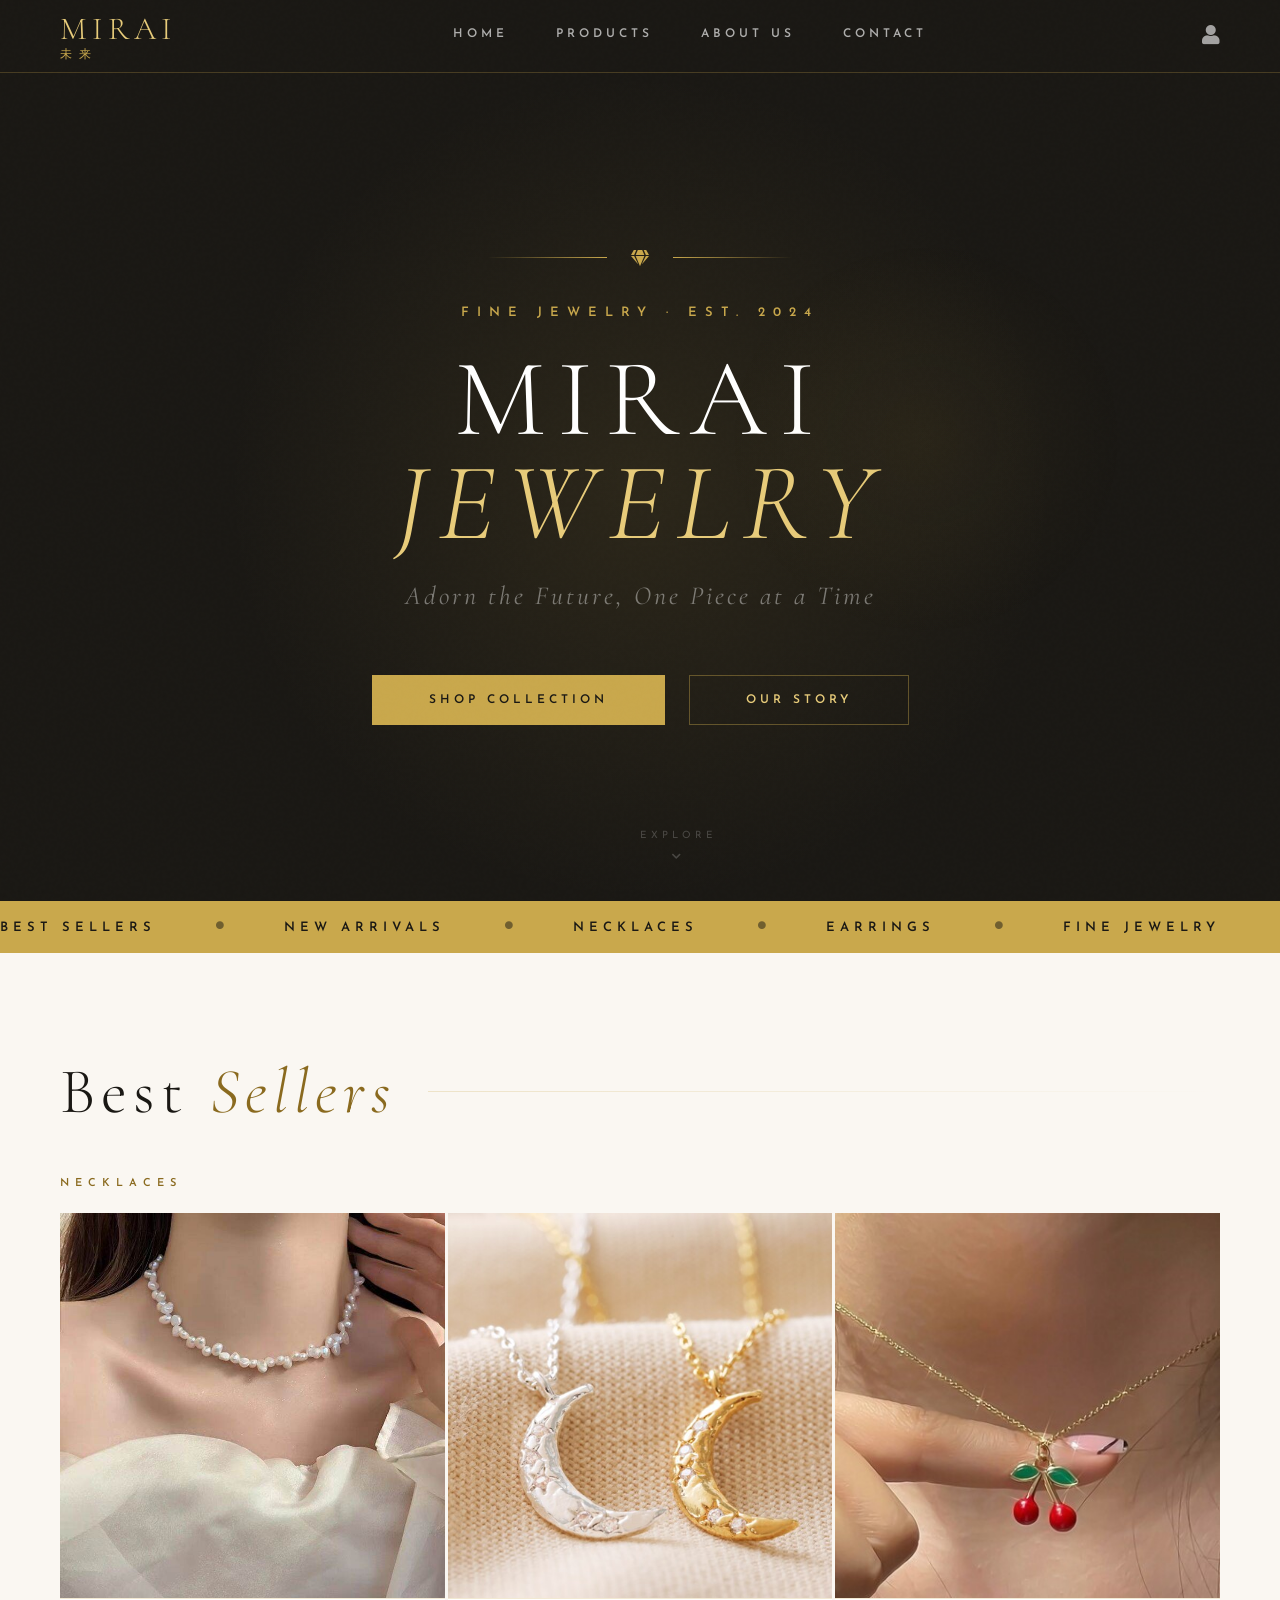
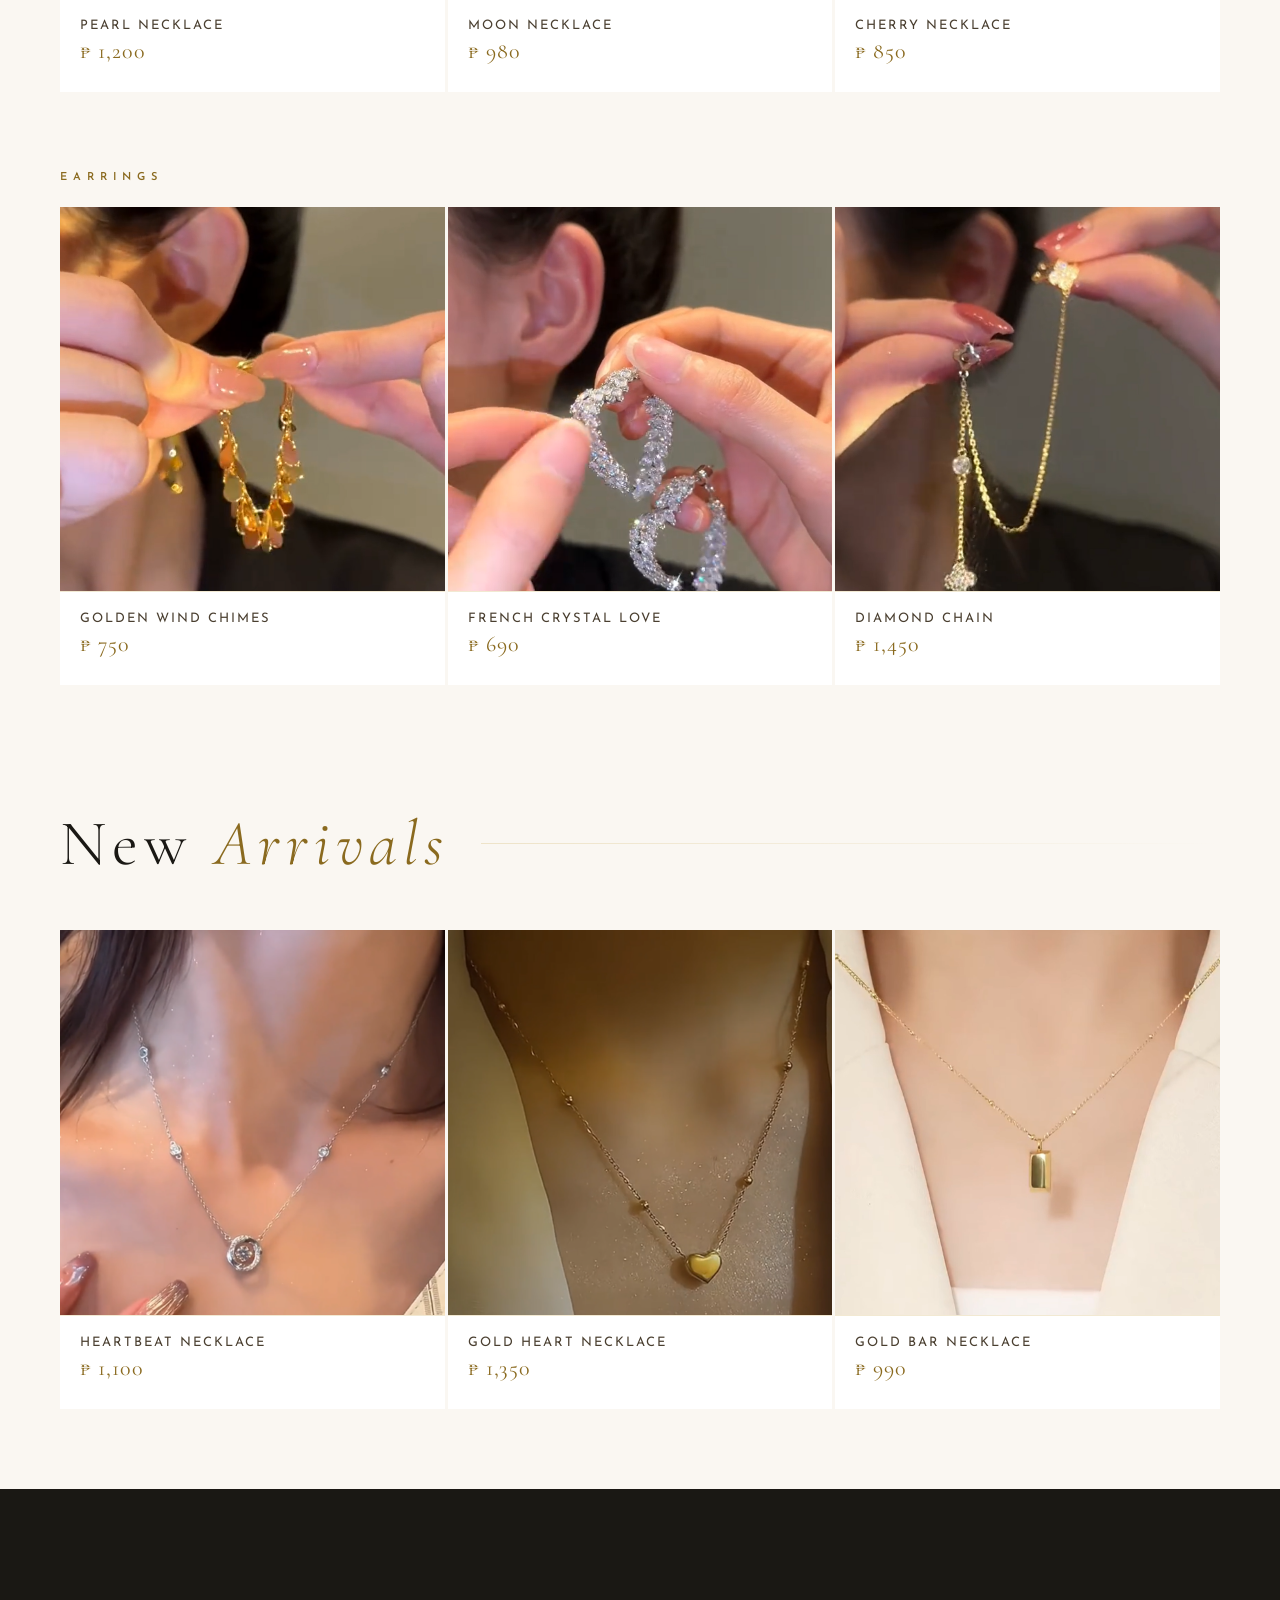
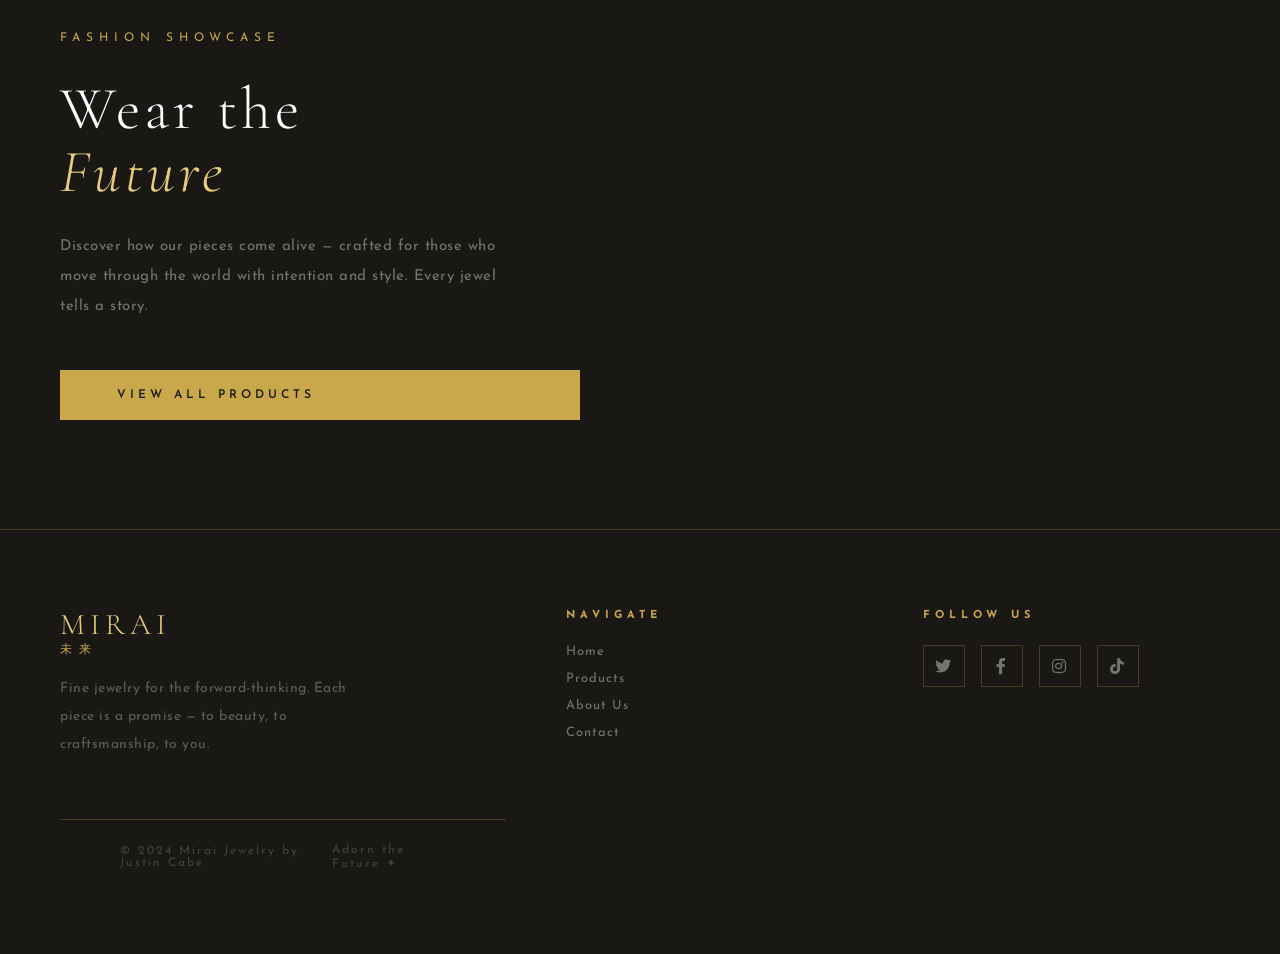
<file: index.html>
<!DOCTYPE html>
<html lang="en">
<head>
    <title>Mirai Jewelry</title>
    <link href="https://cdnjs.cloudflare.com/ajax/libs/font-awesome/5.15.3/css/all.min.css" rel="stylesheet"/>
    <link href="https://fonts.googleapis.com/css2?family=Cormorant+Garamond:ital,wght@0,300;0,400;0,600;1,300;1,400&family=Josefin+Sans:wght@300;400;600&family=Playfair+Display:ital,wght@0,400;0,700;1,400&display=swap" rel="stylesheet"/>
    <link rel="shortcut icon" type="mirai-icon" href="images/MiraiIcon.png"/>
    <link rel="stylesheet" href="index.css"/>
    <meta charset="UTF-8">
    <meta name="viewport" content="width=device-width, initial-scale=1.0">
    <meta name="description" content="Mirai Jewelry — Adorn the Future">
    
</head>
<body>

    <!-- ─── HEADER ─── -->
    <header>
        <div class="header">
            <a href="index.html" class="logo">
                Mirai
                <span>未来</span>
            </a>
            <nav class="nav">
                <a href="index.html">Home</a>
                <a href="Products.html">Products</a>
                <a href="About.html">About Us</a>
                <a href="Contact.html">Contact</a>
            </nav>
            <a href="LogIn.html" class="login-icon"><i class="fas fa-user"></i></a>
        </div>
    </header>

    <!-- ─── HERO ─── -->
    <section class="hero">
        <div class="hero-deco">
            <span></span>
            <i class="fas fa-gem"></i>
            <span></span>
        </div>
        <p class="hero-tagline">Fine Jewelry · Est. 2024</p>
        <h1 class="hero-title">
            Mirai<br><em>Jewelry</em>
        </h1>
        <p class="hero-subtitle">Adorn the Future, One Piece at a Time</p>
        <div class="hero-cta">
            <a href="Products.html" class="btn-primary">Shop Collection</a>
            <a href="About.html" class="btn-outline">Our Story</a>
        </div>
        <div class="scroll-hint">
            <span>Explore</span>
            <i class="fas fa-chevron-down"></i>
        </div>
    </section>

    <!-- ─── MARQUEE ─── -->
    <div class="marquee-strip">
        <div class="marquee-inner">
            <span>Best Sellers</span><i class="fas fa-circle"></i>
            <span>New Arrivals</span><i class="fas fa-circle"></i>
            <span>Necklaces</span><i class="fas fa-circle"></i>
            <span>Earrings</span><i class="fas fa-circle"></i>
            <span>Fine Jewelry</span><i class="fas fa-circle"></i>
            <span>Free Shipping</span><i class="fas fa-circle"></i>
            <span>Best Sellers</span><i class="fas fa-circle"></i>
            <span>New Arrivals</span><i class="fas fa-circle"></i>
            <span>Necklaces</span><i class="fas fa-circle"></i>
            <span>Earrings</span><i class="fas fa-circle"></i>
            <span>Fine Jewelry</span><i class="fas fa-circle"></i>
            <span>Free Shipping</span><i class="fas fa-circle"></i>
        </div>
    </div>

    <!-- ─── BEST SELLERS ─── -->
    <div class="section-label reveal">
        <h2>Best <em>Sellers</em></h2>
        <div class="section-label-line"></div>
    </div>

    <p class="subsection-label reveal">Necklaces</p>
    <div class="products reveal">
        <div class="product">
            <div class="product-img-wrap">
                <img src="images/PearlNecklace.jpg" alt="Pearl Necklace">
            </div>
            <div class="product-overlay"><span>Quick View</span></div>
            <div class="product-info">
                <p>Pearl Necklace</p>
                <p class="price">₱ 1,200</p>
            </div>
        </div>
        <div class="product">
            <div class="product-img-wrap">
                <img src="images/MoonNecklace.jpeg" alt="Moon Necklace">
            </div>
            <div class="product-overlay"><span>Quick View</span></div>
            <div class="product-info">
                <p>Moon Necklace</p>
                <p class="price">₱ 980</p>
            </div>
        </div>
        <div class="product">
            <div class="product-img-wrap">
                <img src="images/CherryNecklace.jpg" alt="Cherry Necklace">
            </div>
            <div class="product-overlay"><span>Quick View</span></div>
            <div class="product-info">
                <p>Cherry Necklace</p>
                <p class="price">₱ 850</p>
            </div>
        </div>
    </div>

    <p class="subsection-label reveal">Earrings</p>
    <div class="products reveal">
        <div class="product">
            <div class="product-img-wrap">
                <img src="images/Golden.png" alt="Golden Wind Chimes Earrings">
            </div>
            <div class="product-overlay"><span>Quick View</span></div>
            <div class="product-info">
                <p>Golden Wind Chimes</p>
                <p class="price">₱ 750</p>
            </div>
        </div>
        <div class="product">
            <div class="product-img-wrap">
                <img src="images/French.png" alt="French Crystal Love Earrings">
            </div>
            <div class="product-overlay"><span>Quick View</span></div>
            <div class="product-info">
                <p>French Crystal Love</p>
                <p class="price">₱ 690</p>
            </div>
        </div>
        <div class="product">
            <div class="product-img-wrap">
                <img src="images/Diamond.png" alt="Diamond Chain Earrings">
            </div>
            <div class="product-overlay"><span>Quick View</span></div>
            <div class="product-info">
                <p>Diamond Chain</p>
                <p class="price">₱ 1,450</p>
            </div>
        </div>
    </div>

    <!-- ─── NEW ARRIVALS ─── -->
    <div class="section-label reveal" style="padding-top:40px;">
        <h2>New <em>Arrivals</em></h2>
        <div class="section-label-line"></div>
    </div>

    <div class="products reveal">
        <div class="product">
            <div class="product-img-wrap">
                <img src="images/HeartBeat.png" alt="Heartbeat Necklace">
            </div>
            <div class="product-overlay"><span>Quick View</span></div>
            <div class="product-info">
                <p>Heartbeat Necklace</p>
                <p class="price">₱ 1,100</p>
            </div>
        </div>
        <div class="product">
            <div class="product-img-wrap">
                <img src="images/GoldHeart.png" alt="Gold Heart Necklace">
            </div>
            <div class="product-overlay"><span>Quick View</span></div>
            <div class="product-info">
                <p>Gold Heart Necklace</p>
                <p class="price">₱ 1,350</p>
            </div>
        </div>
        <div class="product">
            <div class="product-img-wrap">
                <img src="images/GoldBar.png" alt="Gold Bar Necklace">
            </div>
            <div class="product-overlay"><span>Quick View</span></div>
            <div class="product-info">
                <p>Gold Bar Necklace</p>
                <p class="price">₱ 990</p>
            </div>
        </div>
    </div>

    <!-- ─── FASHION SHOWCASE ─── -->
    <section class="fashion-section">
        <div class="fashion-text">
            <p class="eyebrow">Fashion Showcase</p>
            <h2>Wear the<br><em>Future</em></h2>
            <p>Discover how our pieces come alive — crafted for those who move through the world with intention and style. Every jewel tells a story.</p>
            <a href="Products.html" class="btn-primary">View All Products</a>
        </div>
        <div class="fashion-video-wrap">
    <iframe
        src="https://www.youtube.com/embed/3ZHrY8-EfcM?autoplay=1&mute=1&loop=1&playlist=3ZHrY8-EfcM&controls=0"
        width="100%"
        height="100%"
        frameborder="0"
        allow="autoplay; encrypted-media"
        allowfullscreen>
    </iframe>
</div>
    </section>

    <!-- ─── FOOTER ─── -->
    <footer class="footer">
        <div class="footer-brand">
            <div class="logo">
                Mirai
                <span>未来</span>
            </div>
            <p>Fine jewelry for the forward-thinking. Each piece is a promise — to beauty, to craftsmanship, to you.</p>
        </div>
        <div class="footer-col">
            <h4>Navigate</h4>
            <a href="index.html">Home</a>
            <a href="Products.html">Products</a>
            <a href="About.html">About Us</a>
            <a href="Contact.html">Contact</a>
        </div>
        <div class="footer-col">
            <h4>Follow Us</h4>
            <div class="footer-social">
                <a href="https://x.com/_cabiiii" target="_blank"><i class="fab fa-twitter"></i></a>
                <a href="https://www.facebook.com/Cabzjustin" target="_blank"><i class="fab fa-facebook-f"></i></a>
                <a href="https://www.instagram.com/cabz_jstn/" target="_blank"><i class="fab fa-instagram"></i></a>
                <a href="https://www.tiktok.com/@_cabejstn?lang=en" target="_blank"><i class="fab fa-tiktok"></i></a>
            </div>
        </div>
        <div class="footer-bottom">
            <p>© 2024 Mirai Jewelry by Justin Cabe</p>
            <p>Adorn the Future ✦</p>
        </div>
    </footer>

    <script>
        // Scroll reveal
        const reveals = document.querySelectorAll('.reveal');
        const observer = new IntersectionObserver((entries) => {
            entries.forEach(e => {
                if (e.isIntersecting) {
                    e.target.classList.add('visible');
                    observer.unobserve(e.target);
                }
            });
        }, { threshold: 0.1 });
        reveals.forEach(el => observer.observe(el));
    </script>
</body>
</html>
</file>
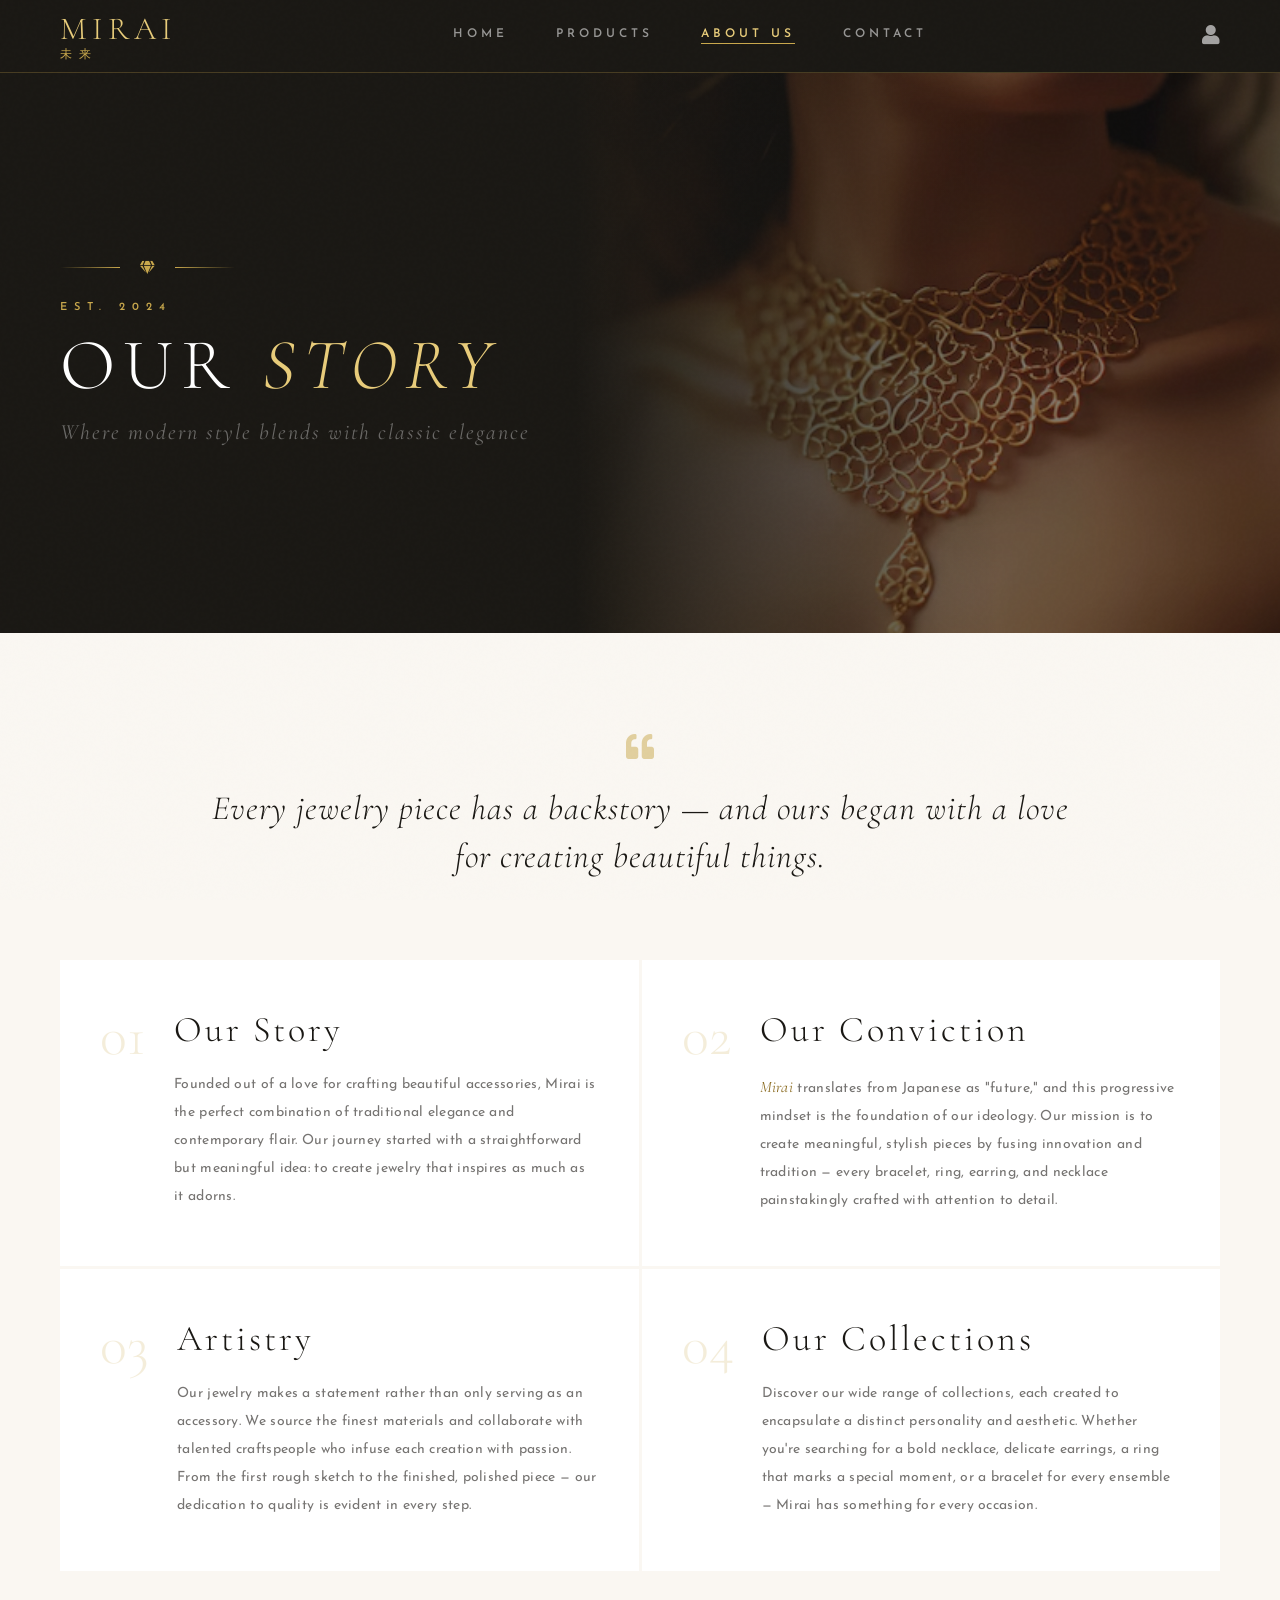
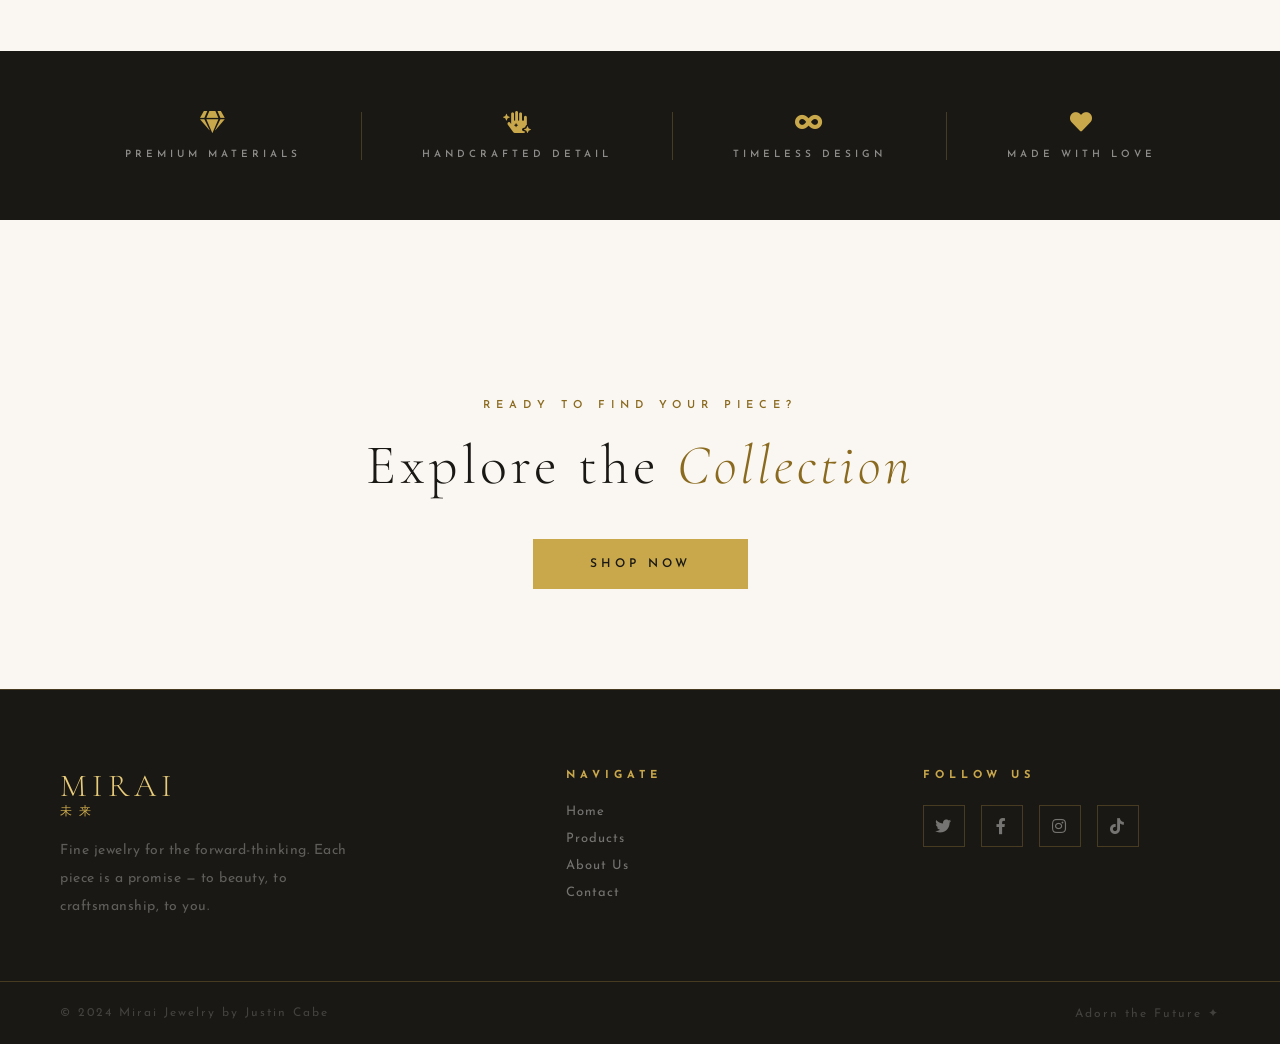
<file: About.html>
<!DOCTYPE html>
<html lang="en">
<head>
    <title>About Us — Mirai Jewelry</title>
    <link href="https://cdnjs.cloudflare.com/ajax/libs/font-awesome/5.15.3/css/all.min.css" rel="stylesheet"/>
    <link href="https://fonts.googleapis.com/css2?family=Cormorant+Garamond:ital,wght@0,300;0,400;0,600;1,300;1,400&family=Josefin+Sans:wght@300;400;600&display=swap" rel="stylesheet"/>
    <link rel="shortcut icon" type="mirai-icon" href="images/MiraiIcon.png"/>
    <link rel="stylesheet" href="About.css"/>
    <meta charset="UTF-8">
    <meta name="viewport" content="width=device-width, initial-scale=1.0">
    <meta name="description" content="Mirai Jewelry — Our Story">
</head>
<body>

    <!-- ─── HEADER ─── -->
    <header>
        <div class="header">
            <a href="index.html" class="logo">
                Mirai
                <span>未来</span>
            </a>
            <nav class="nav">
                <a href="index.html">Home</a>
                <a href="Products.html">Products</a>
                <a href="About.html" class="active">About Us</a>
                <a href="Contact.html">Contact</a>
            </nav>
            <a href="LogIn.html" class="login-icon"><i class="fas fa-user"></i></a>
        </div>
    </header>

    <!-- ─── PAGE HERO ─── -->
    <section class="page-hero">
        <div class="page-hero-inner">
            <div class="hero-deco">
                <span></span>
                <i class="fas fa-gem"></i>
                <span></span>
            </div>
            <p class="hero-eyebrow">Est. 2024</p>
            <h1 class="hero-title">Our <em>Story</em></h1>
            <p class="hero-sub">Where modern style blends with classic elegance</p>
        </div>
        <div class="hero-img-wrap">
            <img src="images/necklacewomen.avif" alt="Jewelry background"/>
            <div class="hero-img-overlay"></div>
        </div>
    </section>

    <!-- ─── ABOUT CONTENT ─── -->
    <main class="about-main">

        <!-- Intro pull-quote -->
        <div class="pull-quote reveal">
            <i class="fas fa-quote-left"></i>
            <blockquote>Every jewelry piece has a backstory — and ours began with a love for creating beautiful things.</blockquote>
        </div>

        <!-- Sections grid -->
        <div class="about-grid">

            <article class="about-card reveal">
                <div class="about-card-number">01</div>
                <div class="about-card-body">
                    <h2>Our Story</h2>
                    <p>Founded out of a love for crafting beautiful accessories, Mirai is the perfect combination of traditional elegance and contemporary flair. Our journey started with a straightforward but meaningful idea: to create jewelry that inspires as much as it adorns.</p>
                </div>
            </article>

            <article class="about-card reveal">
                <div class="about-card-number">02</div>
                <div class="about-card-body">
                    <h2>Our Conviction</h2>
                    <p><em>Mirai</em> translates from Japanese as "future," and this progressive mindset is the foundation of our ideology. Our mission is to create meaningful, stylish pieces by fusing innovation and tradition — every bracelet, ring, earring, and necklace painstakingly crafted with attention to detail.</p>
                </div>
            </article>

            <article class="about-card reveal">
                <div class="about-card-number">03</div>
                <div class="about-card-body">
                    <h2>Artistry</h2>
                    <p>Our jewelry makes a statement rather than only serving as an accessory. We source the finest materials and collaborate with talented craftspeople who infuse each creation with passion. From the first rough sketch to the finished, polished piece — our dedication to quality is evident in every step.</p>
                </div>
            </article>

            <article class="about-card reveal">
                <div class="about-card-number">04</div>
                <div class="about-card-body">
                    <h2>Our Collections</h2>
                    <p>Discover our wide range of collections, each created to encapsulate a distinct personality and aesthetic. Whether you're searching for a bold necklace, delicate earrings, a ring that marks a special moment, or a bracelet for every ensemble — Mirai has something for every occasion.</p>
                </div>
            </article>

        </div>

        <!-- Values strip -->
        <div class="values-strip reveal">
            <div class="value">
                <i class="fas fa-gem"></i>
                <p>Premium Materials</p>
            </div>
            <div class="value-divider"></div>
            <div class="value">
                <i class="fas fa-hand-sparkles"></i>
                <p>Handcrafted Detail</p>
            </div>
            <div class="value-divider"></div>
            <div class="value">
                <i class="fas fa-infinity"></i>
                <p>Timeless Design</p>
            </div>
            <div class="value-divider"></div>
            <div class="value">
                <i class="fas fa-heart"></i>
                <p>Made with Love</p>
            </div>
        </div>

        <!-- CTA -->
        <div class="about-cta reveal">
            <p class="cta-eyebrow">Ready to find your piece?</p>
            <h2 class="cta-title">Explore the <em>Collection</em></h2>
            <a href="Products.html" class="btn-primary">Shop Now</a>
        </div>

    </main>

    <!-- ─── FOOTER ─── -->
    <footer>
        <div class="footer">
            <div class="footer-brand">
                <div class="logo">
                    Mirai
                    <span>未来</span>
                </div>
                <p>Fine jewelry for the forward-thinking. Each piece is a promise — to beauty, to craftsmanship, to you.</p>
            </div>
            <div class="footer-col">
                <h4>Navigate</h4>
                <a href="index.html">Home</a>
                <a href="Products.html">Products</a>
                <a href="About.html">About Us</a>
                <a href="Contact.html">Contact</a>
            </div>
            <div class="footer-col">
                <h4>Follow Us</h4>
                <div class="footer-social">
                    <a href="https://x.com/_cabiiii" target="_blank"><i class="fab fa-twitter"></i></a>
                    <a href="https://www.facebook.com/Cabzjustin" target="_blank"><i class="fab fa-facebook-f"></i></a>
                    <a href="https://www.instagram.com/cabz_jstn/" target="_blank"><i class="fab fa-instagram"></i></a>
                    <a href="https://www.tiktok.com/@_cabejstn?lang=en" target="_blank"><i class="fab fa-tiktok"></i></a>
                </div>
            </div>
        </div>
        <div class="footer-bottom">
            <p>© 2024 Mirai Jewelry by Justin Cabe</p>
            <p>Adorn the Future ✦</p>
        </div>
    </footer>

    <script>
        const reveals = document.querySelectorAll('.reveal');
        const observer = new IntersectionObserver((entries) => {
            entries.forEach(e => {
                if (e.isIntersecting) {
                    e.target.classList.add('visible');
                    observer.unobserve(e.target);
                }
            });
        }, { threshold: 0.1 });
        reveals.forEach(el => observer.observe(el));
    </script>
</body>
</html>
</file>
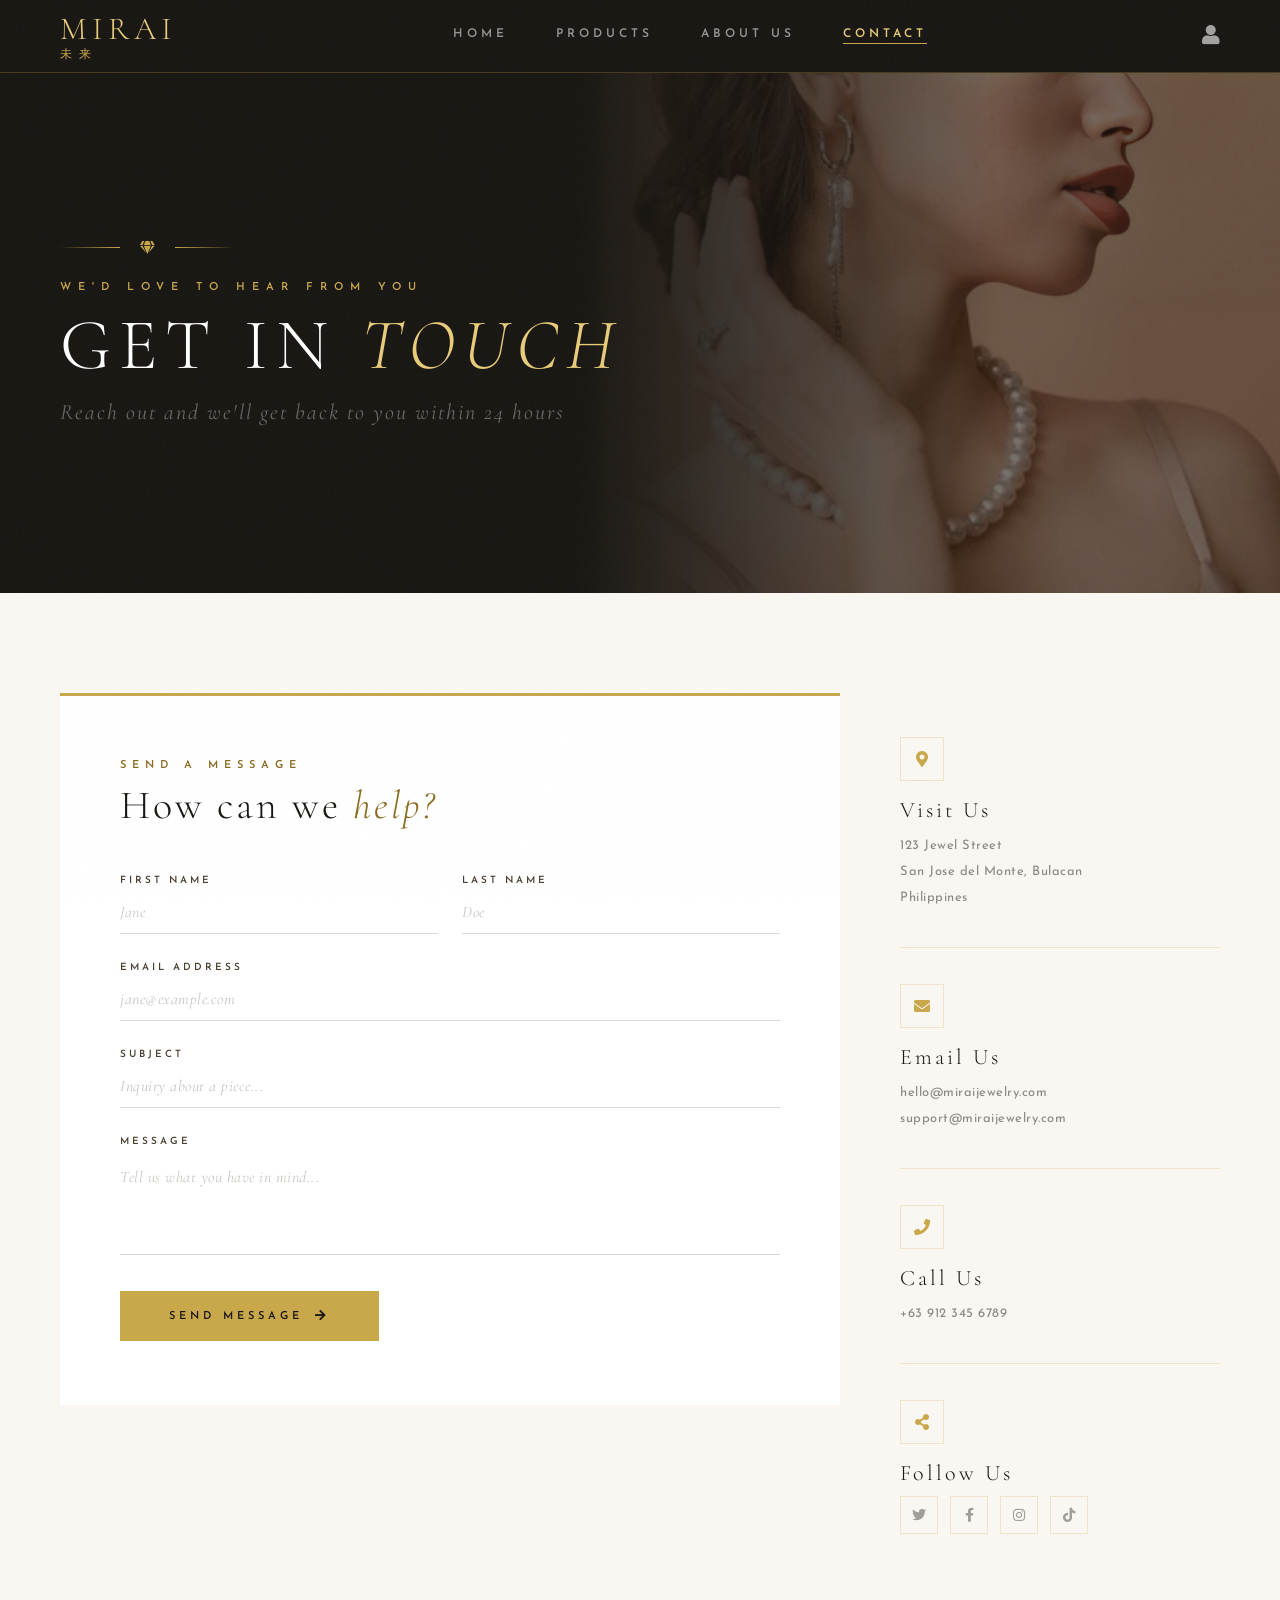
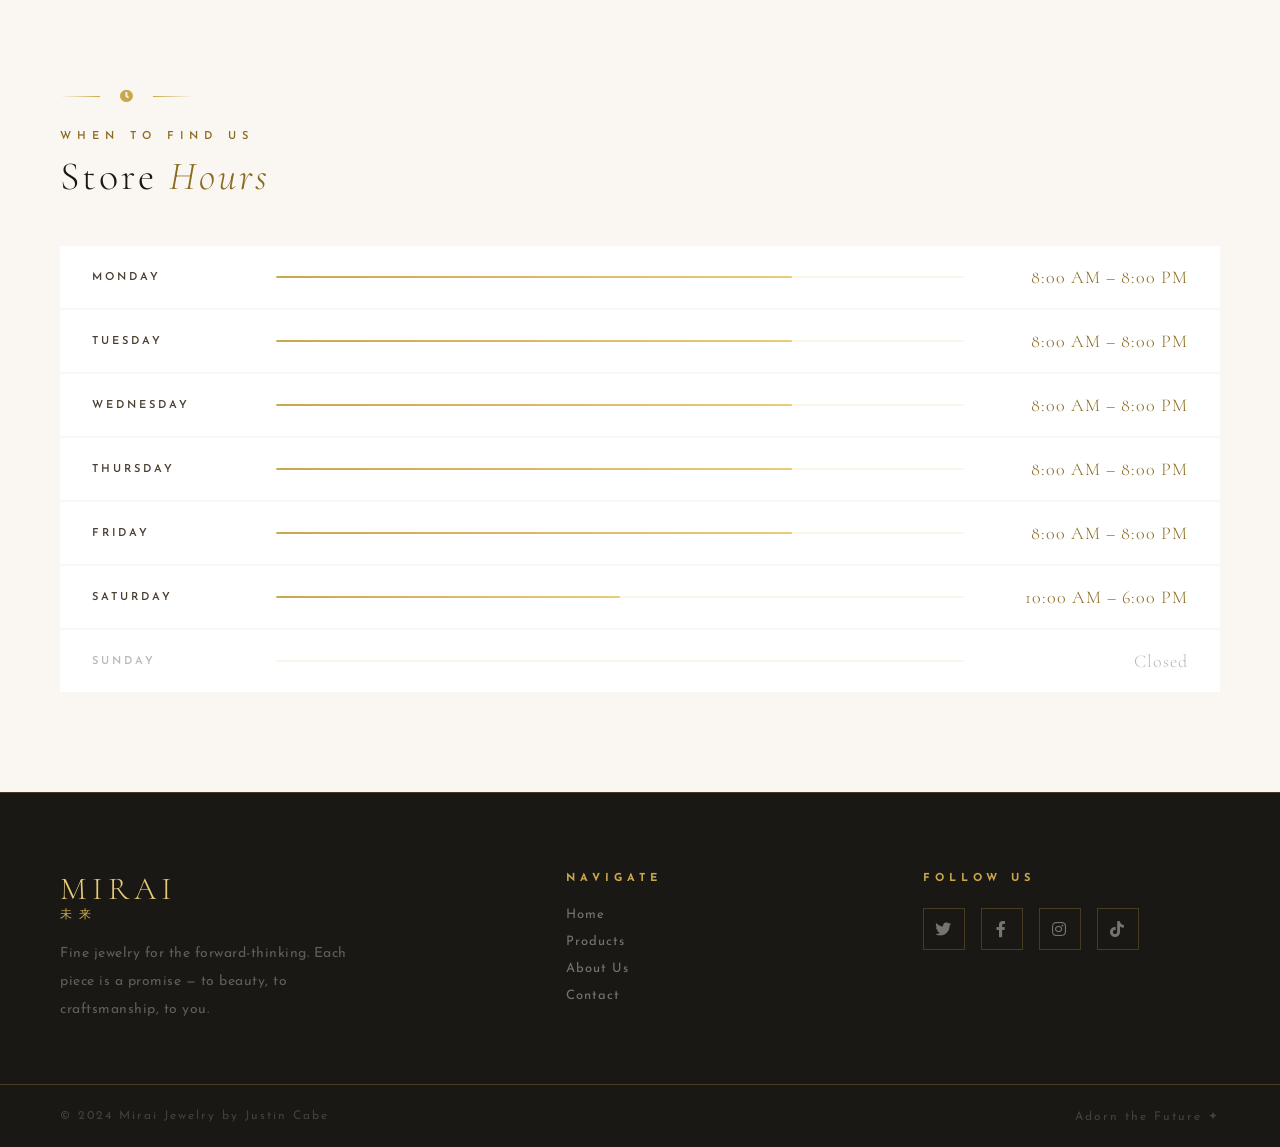
<file: Contact.html>
<!DOCTYPE html>
<html lang="en">
<head>
    <title>Contact — Mirai Jewelry</title>
    <link href="https://cdnjs.cloudflare.com/ajax/libs/font-awesome/5.15.3/css/all.min.css" rel="stylesheet"/>
    <link href="https://fonts.googleapis.com/css2?family=Cormorant+Garamond:ital,wght@0,300;0,400;0,600;1,300;1,400&family=Josefin+Sans:wght@300;400;600&display=swap" rel="stylesheet"/>
    <link rel="shortcut icon" type="mirai-icon" href="images/MiraiIcon.png"/>
    <link rel="stylesheet" href="Contact.css"/>
    <meta charset="UTF-8">
    <meta name="viewport" content="width=device-width, initial-scale=1.0">
    <meta name="description" content="Mirai Jewelry — Get in Touch">
</head>
<body>

    <!-- ─── HEADER ─── -->
    <header>
        <div class="header">
            <a href="index.html" class="logo">
                Mirai
                <span>未来</span>
            </a>
            <nav class="nav">
                <a href="index.html">Home</a>
                <a href="Products.html">Products</a>
                <a href="About.html">About Us</a>
                <a href="Contact.html" class="active">Contact</a>
            </nav>
            <a href="LogIn.html" class="login-icon"><i class="fas fa-user"></i></a>
        </div>
    </header>

    <!-- ─── PAGE HERO ─── -->
    <section class="page-hero">
        <div class="page-hero-inner">
            <div class="hero-deco">
                <span></span>
                <i class="fas fa-gem"></i>
                <span></span>
            </div>
            <p class="hero-eyebrow">We'd love to hear from you</p>
            <h1 class="hero-title">Get in <em>Touch</em></h1>
            <p class="hero-sub">Reach out and we'll get back to you within 24 hours</p>
        </div>
        <div class="hero-img-wrap">
            <img src="images/young-woman-wearing-stylish-accessories.png" alt="Jewelry background"/>
            <div class="hero-img-overlay"></div>
        </div>
    </section>

    <!-- ─── MAIN CONTENT ─── -->
    <main class="contact-main">

        <!-- ─── FORM + SIDEBAR ─── -->
        <div class="contact-layout">

            <!-- Form -->
            <div class="contact-form-wrap reveal">
                <p class="form-eyebrow">Send a Message</p>
                <h2 class="form-title">How can we <em>help?</em></h2>

                <form class="contact-form" novalidate>
                    <div class="form-row">
                        <div class="form-group">
                            <label for="first-name">First Name</label>
                            <input id="first-name" type="text" placeholder="Jane"/>
                        </div>
                        <div class="form-group">
                            <label for="last-name">Last Name</label>
                            <input id="last-name" type="text" placeholder="Doe"/>
                        </div>
                    </div>
                    <div class="form-group">
                        <label for="email">Email Address</label>
                        <input id="email" type="email" placeholder="jane@example.com" required/>
                    </div>
                    <div class="form-group">
                        <label for="subject">Subject</label>
                        <input id="subject" type="text" placeholder="Inquiry about a piece..."/>
                    </div>
                    <div class="form-group">
                        <label for="message">Message</label>
                        <textarea id="message" rows="5" placeholder="Tell us what you have in mind..."></textarea>
                    </div>
                    <button class="btn-primary" type="submit">
                        Send Message <i class="fas fa-arrow-right"></i>
                    </button>
                </form>
            </div>

            <!-- Sidebar -->
            <aside class="contact-sidebar reveal">

                <div class="sidebar-block">
                    <div class="sidebar-icon"><i class="fas fa-map-marker-alt"></i></div>
                    <h3>Visit Us</h3>
                    <p>123 Jewel Street<br>San Jose del Monte, Bulacan<br>Philippines</p>
                </div>

                <div class="sidebar-divider"></div>

                <div class="sidebar-block">
                    <div class="sidebar-icon"><i class="fas fa-envelope"></i></div>
                    <h3>Email Us</h3>
                    <p>hello@miraijewelry.com<br>support@miraijewelry.com</p>
                </div>

                <div class="sidebar-divider"></div>

                <div class="sidebar-block">
                    <div class="sidebar-icon"><i class="fas fa-phone"></i></div>
                    <h3>Call Us</h3>
                    <p>+63 912 345 6789</p>
                </div>

                <div class="sidebar-divider"></div>

                <div class="sidebar-block">
                    <div class="sidebar-icon"><i class="fas fa-share-alt"></i></div>
                    <h3>Follow Us</h3>
                    <div class="sidebar-social">
                        <a href="https://x.com/_cabiiii" target="_blank"><i class="fab fa-twitter"></i></a>
                        <a href="https://www.facebook.com/Cabzjustin" target="_blank"><i class="fab fa-facebook-f"></i></a>
                        <a href="https://www.instagram.com/cabz_jstn/" target="_blank"><i class="fab fa-instagram"></i></a>
                        <a href="https://www.tiktok.com/@_cabejstn?lang=en" target="_blank"><i class="fab fa-tiktok"></i></a>
                    </div>
                </div>

            </aside>
        </div>

        <!-- ─── HOURS ─── -->
        <div class="hours-section reveal">
            <div class="hours-header">
                <div class="hero-deco" style="justify-content:flex-start;">
                    <span style="width:40px;"></span>
                    <i class="fas fa-clock"></i>
                    <span style="width:40px; background: linear-gradient(to right, var(--gold), transparent);"></span>
                </div>
                <p class="form-eyebrow">When to find us</p>
                <h2 class="form-title">Store <em>Hours</em></h2>
            </div>

            <div class="hours-grid">
                <div class="hours-row">
                    <span class="day">Monday</span>
                    <span class="time-bar"><span class="bar-fill"></span></span>
                    <span class="time">8:00 AM – 8:00 PM</span>
                </div>
                <div class="hours-row">
                    <span class="day">Tuesday</span>
                    <span class="time-bar"><span class="bar-fill"></span></span>
                    <span class="time">8:00 AM – 8:00 PM</span>
                </div>
                <div class="hours-row">
                    <span class="day">Wednesday</span>
                    <span class="time-bar"><span class="bar-fill"></span></span>
                    <span class="time">8:00 AM – 8:00 PM</span>
                </div>
                <div class="hours-row">
                    <span class="day">Thursday</span>
                    <span class="time-bar"><span class="bar-fill"></span></span>
                    <span class="time">8:00 AM – 8:00 PM</span>
                </div>
                <div class="hours-row">
                    <span class="day">Friday</span>
                    <span class="time-bar"><span class="bar-fill"></span></span>
                    <span class="time">8:00 AM – 8:00 PM</span>
                </div>
                <div class="hours-row">
                    <span class="day">Saturday</span>
                    <span class="time-bar"><span class="bar-fill" style="width:50%"></span></span>
                    <span class="time">10:00 AM – 6:00 PM</span>
                </div>
                <div class="hours-row closed">
                    <span class="day">Sunday</span>
                    <span class="time-bar"><span class="bar-fill" style="width:0%"></span></span>
                    <span class="time">Closed</span>
                </div>
            </div>
        </div>

    </main>

    <!-- ─── FOOTER ─── -->
    <footer>
        <div class="footer">
            <div class="footer-brand">
                <div class="logo">
                    Mirai
                    <span>未来</span>
                </div>
                <p>Fine jewelry for the forward-thinking. Each piece is a promise — to beauty, to craftsmanship, to you.</p>
            </div>
            <div class="footer-col">
                <h4>Navigate</h4>
                <a href="index.html">Home</a>
                <a href="Products.html">Products</a>
                <a href="About.html">About Us</a>
                <a href="Contact.html">Contact</a>
            </div>
            <div class="footer-col">
                <h4>Follow Us</h4>
                <div class="footer-social">
                    <a href="https://x.com/_cabiiii" target="_blank"><i class="fab fa-twitter"></i></a>
                    <a href="https://www.facebook.com/Cabzjustin" target="_blank"><i class="fab fa-facebook-f"></i></a>
                    <a href="https://www.instagram.com/cabz_jstn/" target="_blank"><i class="fab fa-instagram"></i></a>
                    <a href="https://www.tiktok.com/@_cabejstn?lang=en" target="_blank"><i class="fab fa-tiktok"></i></a>
                </div>
            </div>
        </div>
        <div class="footer-bottom">
            <p>© 2024 Mirai Jewelry by Justin Cabe</p>
            <p>Adorn the Future ✦</p>
        </div>
    </footer>

    <script>
        // Scroll reveal
        const reveals = document.querySelectorAll('.reveal');
        const observer = new IntersectionObserver((entries) => {
            entries.forEach(e => {
                if (e.isIntersecting) {
                    e.target.classList.add('visible');
                    observer.unobserve(e.target);
                }
            });
        }, { threshold: 0.08 });
        reveals.forEach(el => observer.observe(el));

        // Animate bar fills on scroll
        const bars = document.querySelectorAll('.bar-fill');
        const barObserver = new IntersectionObserver((entries) => {
            entries.forEach(e => {
                if (e.isIntersecting) {
                    e.target.style.transition = 'width 1s ease';
                    barObserver.unobserve(e.target);
                }
            });
        }, { threshold: 0.5 });
        bars.forEach(b => barObserver.observe(b));
    </script>
</body>
</html>
</file>
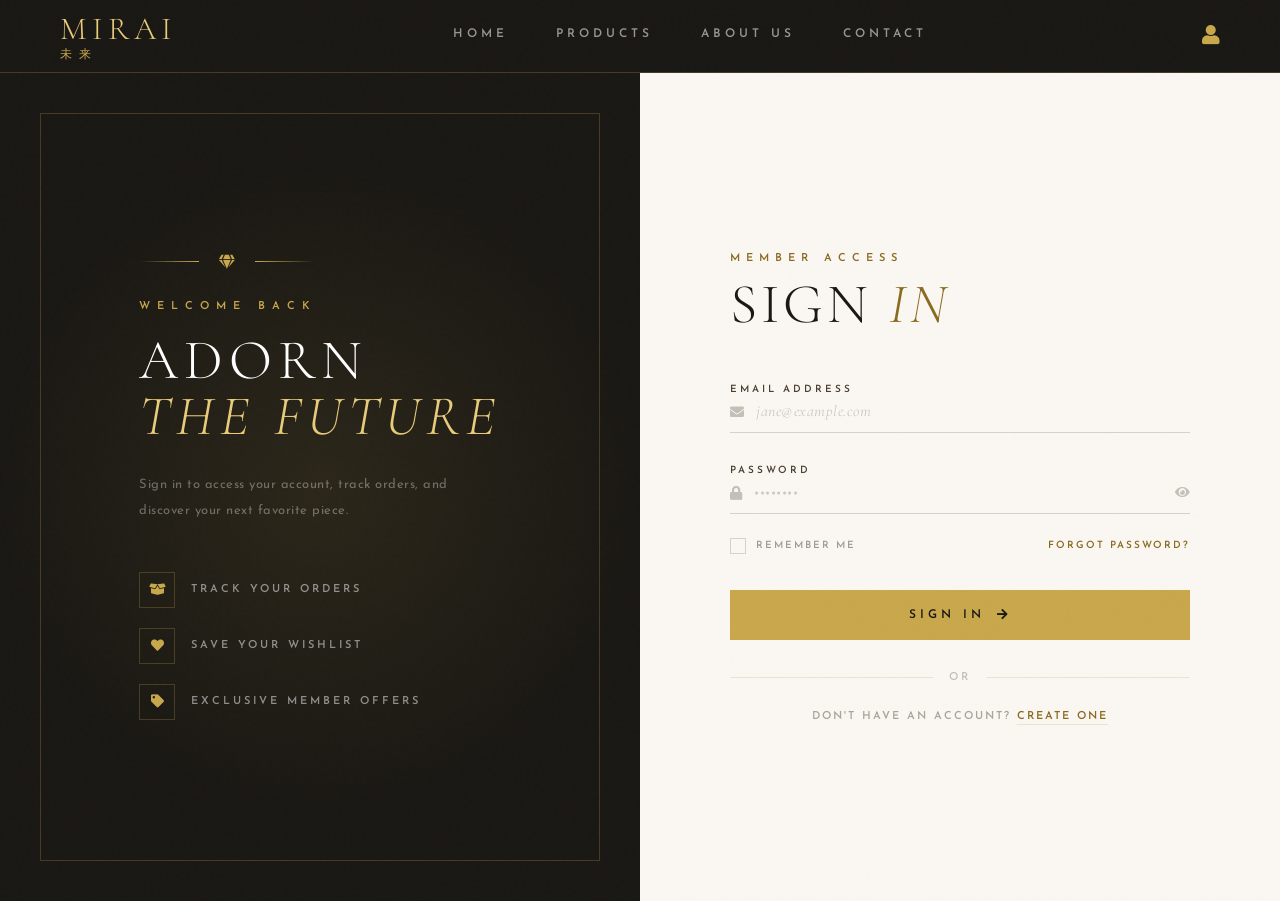
<file: LogIn.html>
<!DOCTYPE html>
<html lang="en">
<head>
    <title>Login — Mirai Jewelry</title>
    <link href="https://cdnjs.cloudflare.com/ajax/libs/font-awesome/5.15.3/css/all.min.css" rel="stylesheet"/>
    <link href="https://fonts.googleapis.com/css2?family=Cormorant+Garamond:ital,wght@0,300;0,400;0,600;1,300;1,400&family=Josefin+Sans:wght@300;400;600&display=swap" rel="stylesheet"/>
    <link rel="shortcut icon" type="mirai-icon" href="images/MiraiIcon.png"/>
    <link rel="stylesheet" href="LogIn.css"/>
    <meta charset="UTF-8">
    <meta name="viewport" content="width=device-width, initial-scale=1.0">
    <meta name="description" content="Mirai Jewelry — Sign In">
</head>
<body>

    <!-- ─── HEADER ─── -->
    <header>
        <div class="header">
            <a href="index.html" class="logo">
                Mirai
                <span>未来</span>
            </a>
            <nav class="nav">
                <a href="index.html">Home</a>
                <a href="Products.html">Products</a>
                <a href="About.html">About Us</a>
                <a href="Contact.html">Contact</a>
            </nav>
            <a href="LogIn.html" class="login-icon active-icon"><i class="fas fa-user"></i></a>
        </div>
    </header>

    <!-- ─── LOGIN LAYOUT ─── -->
    <main class="login-main">

        <!-- Left decorative panel -->
        <div class="login-panel">
            <div class="panel-content">
                <div class="panel-deco">
                    <span></span>
                    <i class="fas fa-gem"></i>
                    <span></span>
                </div>
                <p class="panel-eyebrow">Welcome Back</p>
                <h2 class="panel-title">Adorn<br><em>the Future</em></h2>
                <p class="panel-sub">Sign in to access your account, track orders, and discover your next favorite piece.</p>
                <div class="panel-features">
                    <div class="panel-feature">
                        <i class="fas fa-box-open"></i>
                        <span>Track your orders</span>
                    </div>
                    <div class="panel-feature">
                        <i class="fas fa-heart"></i>
                        <span>Save your wishlist</span>
                    </div>
                    <div class="panel-feature">
                        <i class="fas fa-tag"></i>
                        <span>Exclusive member offers</span>
                    </div>
                </div>
            </div>
        </div>

        <!-- Right form panel -->
        <div class="login-form-wrap">
            <div class="login-form-inner">

                <p class="form-eyebrow">Member Access</p>
                <h1 class="form-title">Sign <em>In</em></h1>

                <form class="login-form" novalidate>
                    <div class="form-group">
                        <label for="email">Email Address</label>
                        <div class="input-wrap">
                            <i class="fas fa-envelope"></i>
                            <input id="email" type="email" placeholder="jane@example.com" required/>
                        </div>
                    </div>

                    <div class="form-group">
                        <label for="password">Password</label>
                        <div class="input-wrap">
                            <i class="fas fa-lock"></i>
                            <input id="password" type="password" placeholder="••••••••" required/>
                            <button type="button" class="toggle-pw" aria-label="Toggle password visibility">
                                <i class="fas fa-eye"></i>
                            </button>
                        </div>
                    </div>

                    <div class="form-meta">
                        <label class="remember-me">
                            <input type="checkbox" id="remember"/>
                            <span class="checkmark"></span>
                            Remember me
                        </label>
                        <a href="#" class="forgot-link">Forgot password?</a>
                    </div>

                    <button type="submit" class="btn-primary">
                        Sign In <i class="fas fa-arrow-right"></i>
                    </button>

                    <div class="form-divider">
                        <span></span>
                        <p>or</p>
                        <span></span>
                    </div>

                    <p class="register-prompt">
                        Don't have an account?
                        <a href="#">Create one</a>
                    </p>
                </form>

            </div>
        </div>

    </main>

    <script>
        // Toggle password visibility
        const toggleBtn = document.querySelector('.toggle-pw');
        const pwInput = document.getElementById('password');
        toggleBtn.addEventListener('click', () => {
            const isHidden = pwInput.type === 'password';
            pwInput.type = isHidden ? 'text' : 'password';
            toggleBtn.querySelector('i').className = isHidden ? 'fas fa-eye-slash' : 'fas fa-eye';
        });
    </script>
</body>
</html>
</file>
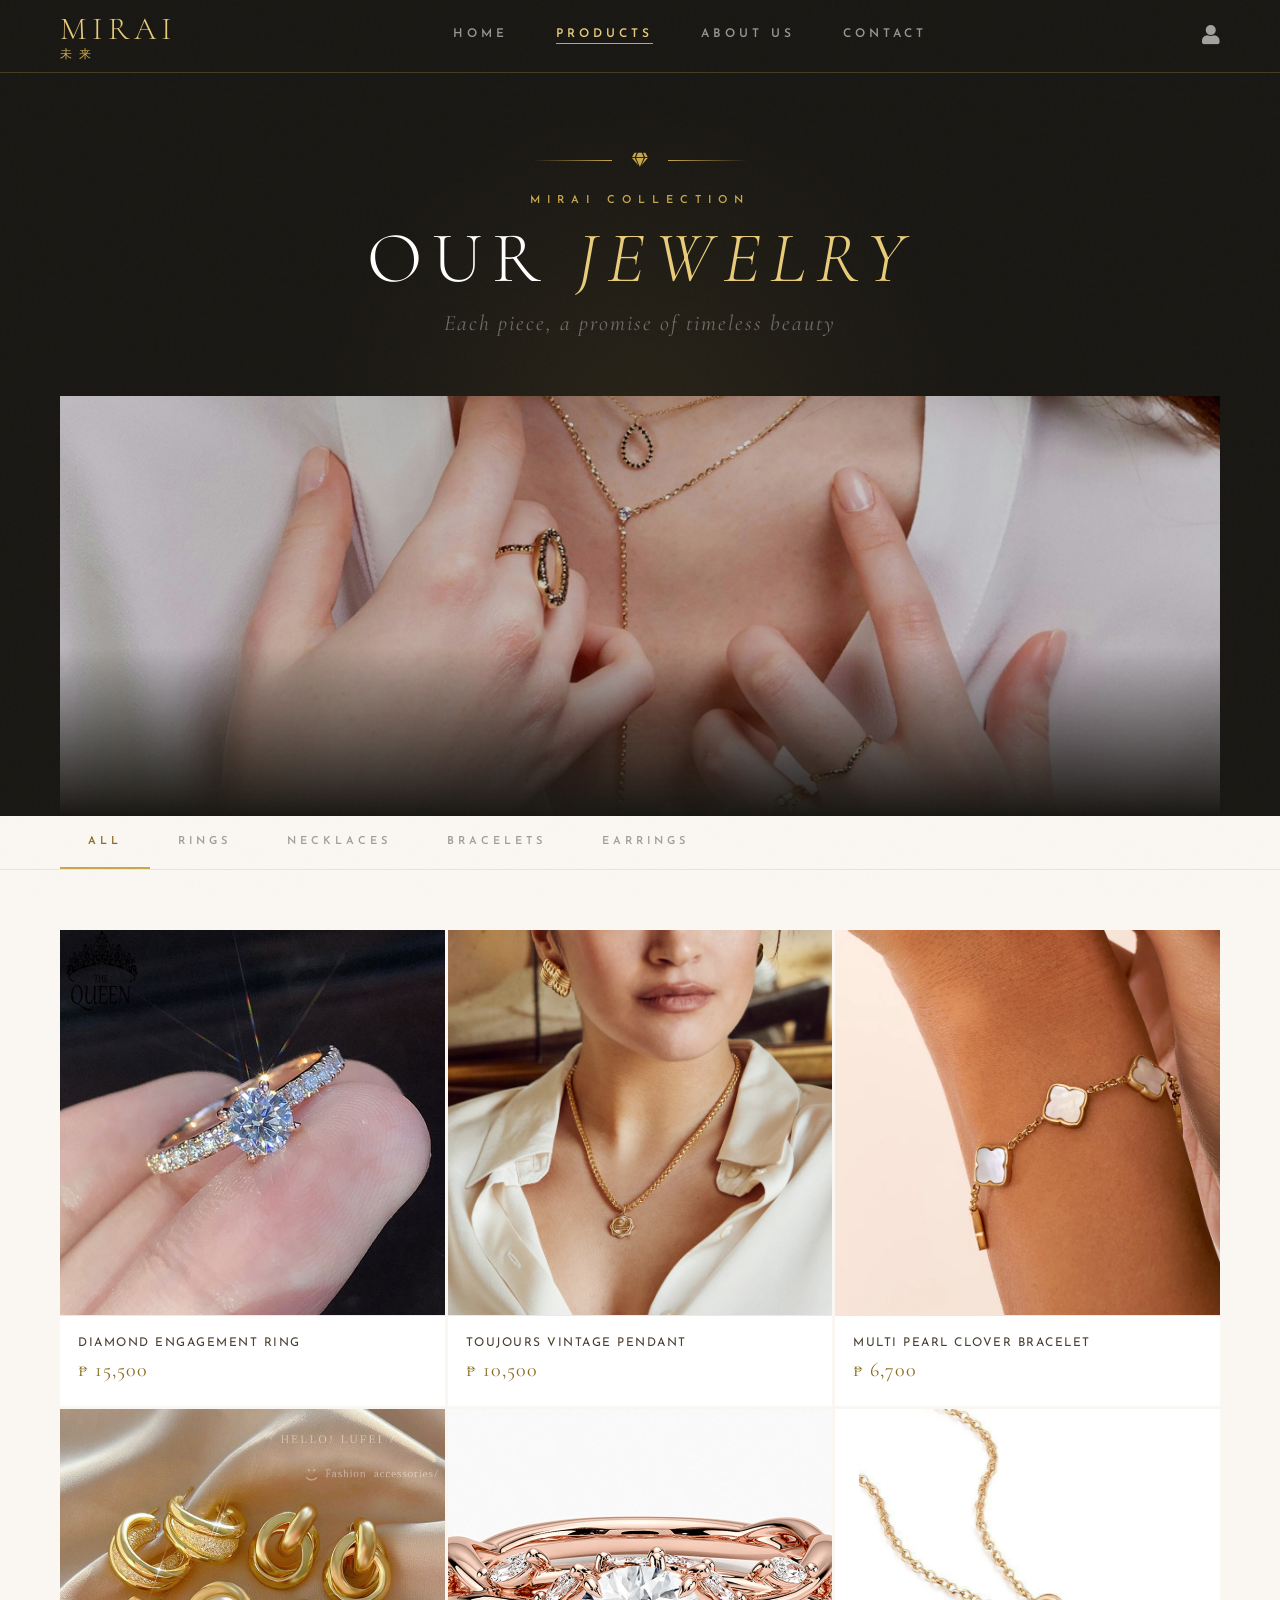
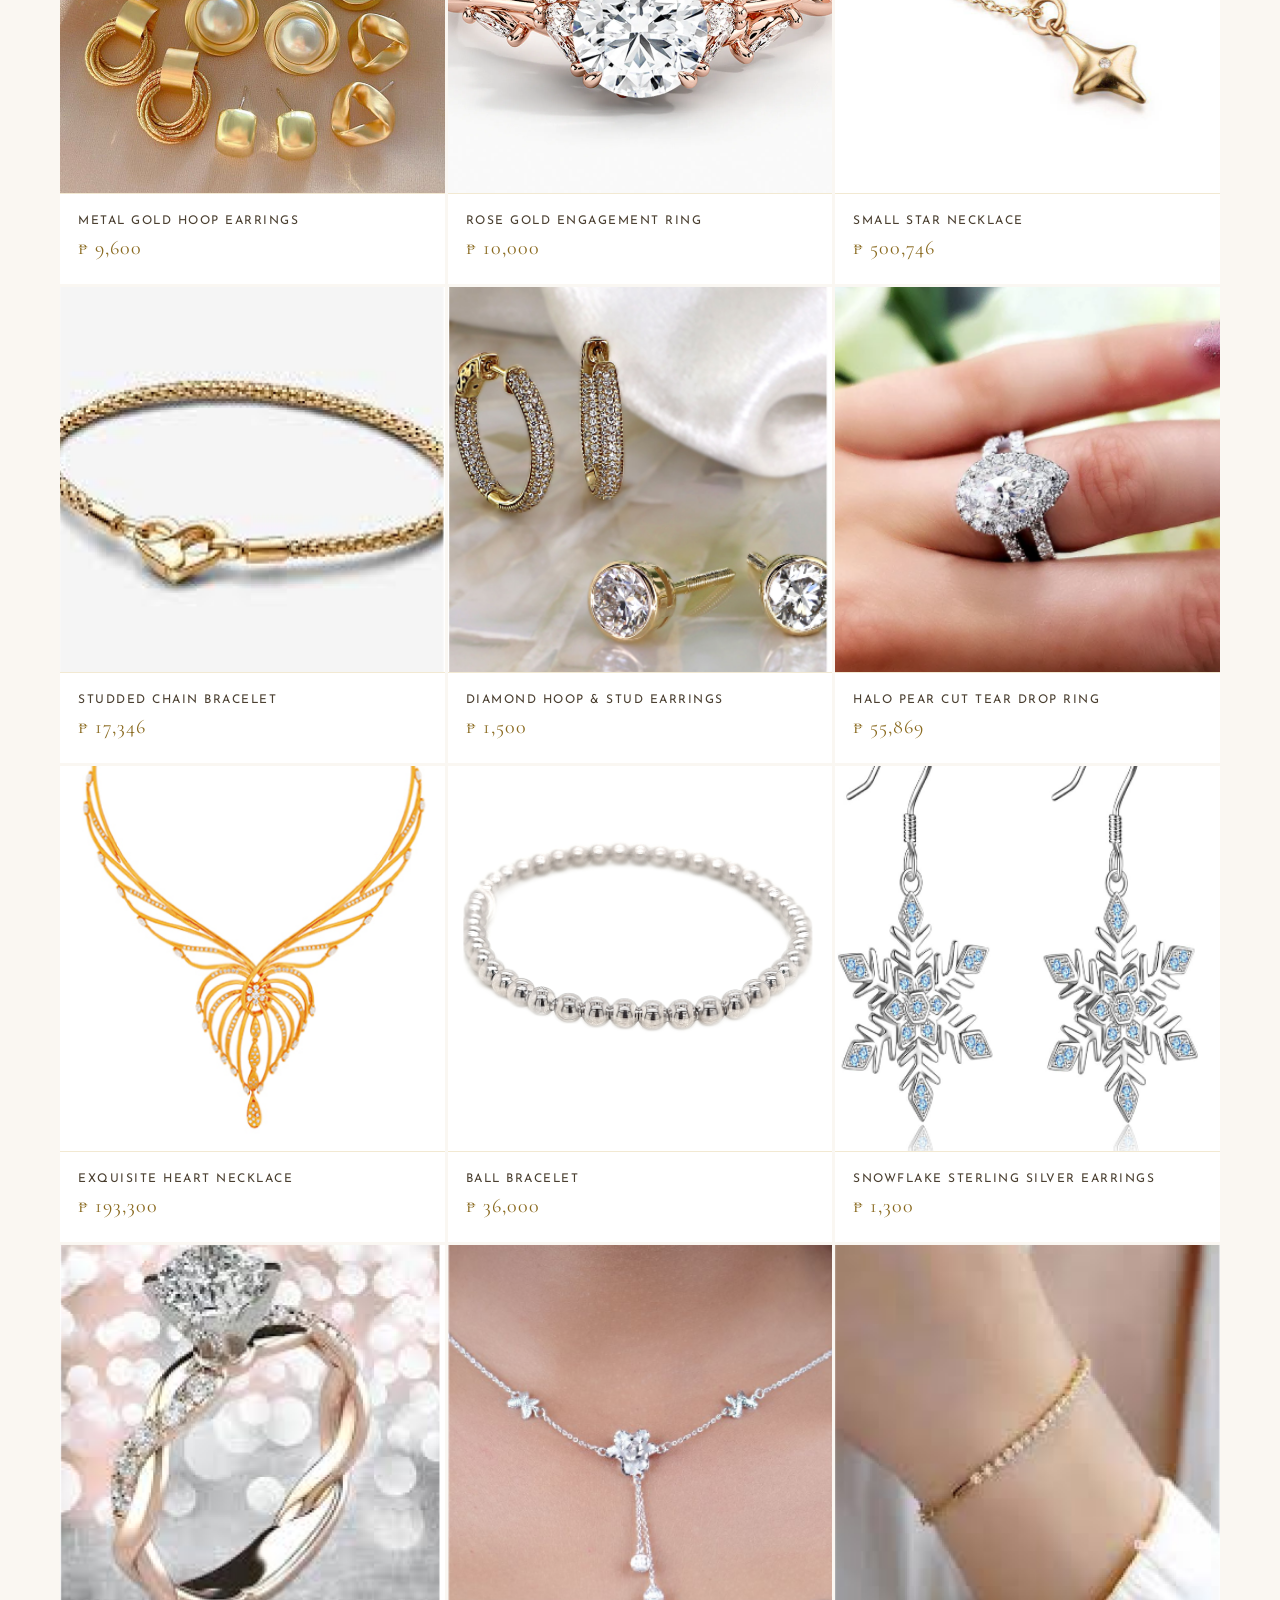
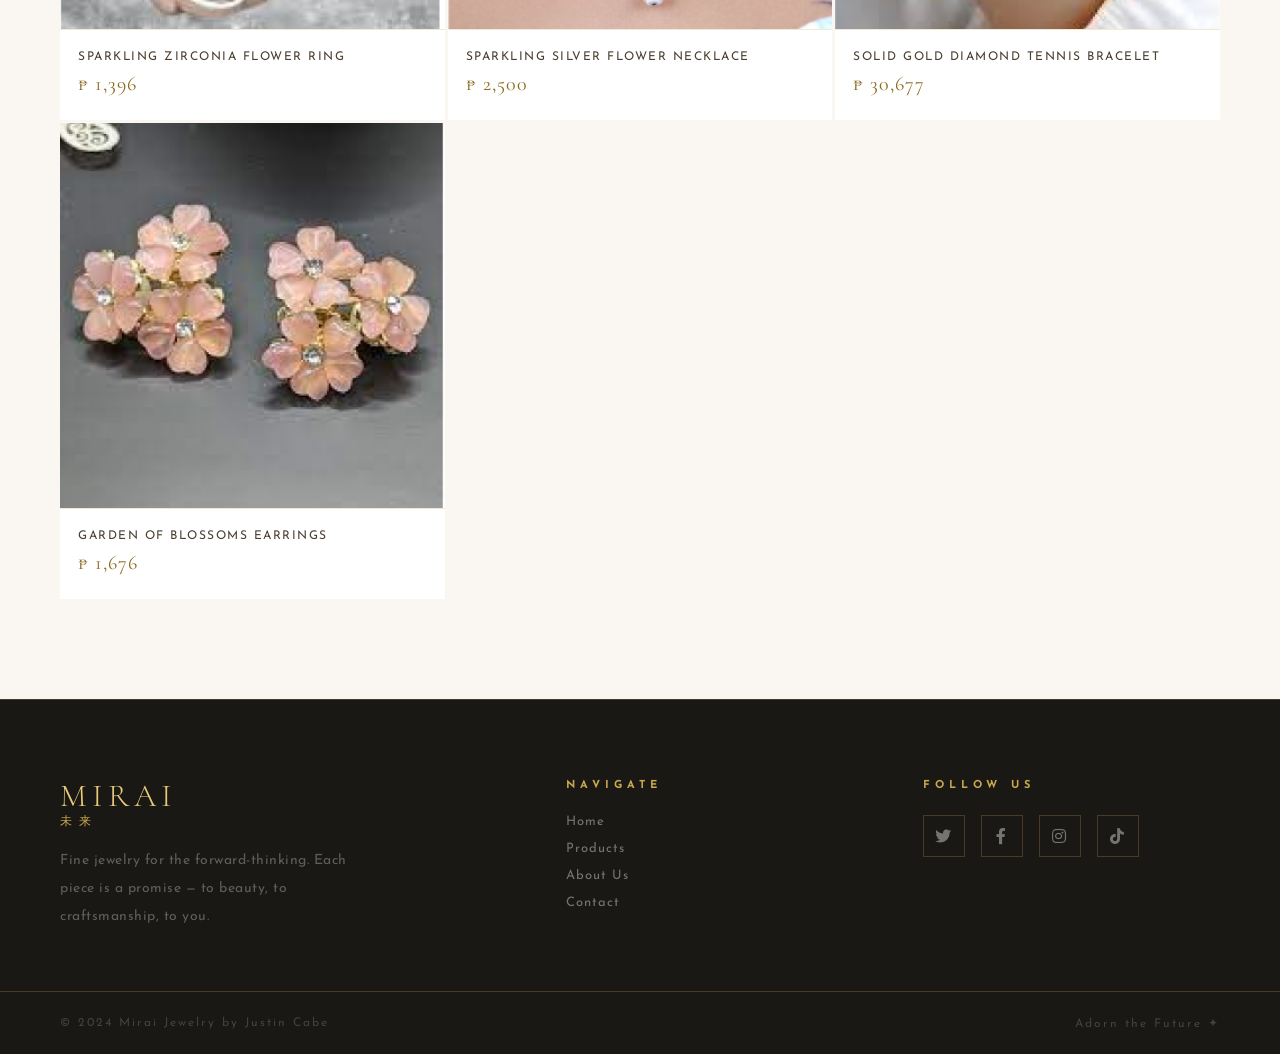
<file: Products.html>
<!DOCTYPE html>
<html lang="en">
<head>
    <title>Products — Mirai Jewelry</title>
    <link href="https://cdnjs.cloudflare.com/ajax/libs/font-awesome/5.15.3/css/all.min.css" rel="stylesheet"/>
    <link href="https://fonts.googleapis.com/css2?family=Cormorant+Garamond:ital,wght@0,300;0,400;0,600;1,300;1,400&family=Josefin+Sans:wght@300;400;600&display=swap" rel="stylesheet"/>
    <link rel="shortcut icon" type="mirai-icon" href="images/MiraiIcon.png"/>
    <link rel="stylesheet" href="Products.css"/>
    <meta charset="UTF-8">
    <meta name="viewport" content="width=device-width, initial-scale=1.0">
    <meta name="description" content="Mirai Jewelry — Browse Our Full Collection">
</head>
<body>

    <!-- ─── HEADER ─── -->
    <header>
        <div class="header">
            <a href="index.html" class="logo">
                Mirai
                <span>未来</span>
            </a>
            <nav class="nav">
                <a href="index.html">Home</a>
                <a href="Products.html" class="active">Products</a>
                <a href="About.html">About Us</a>
                <a href="Contact.html">Contact</a>
            </nav>
            <a href="LogIn.html" class="login-icon"><i class="fas fa-user"></i></a>
        </div>
    </header>

    <!-- ─── PAGE HERO ─── -->
    <section class="page-hero">
        <div class="page-hero-deco">
            <span></span>
            <i class="fas fa-gem"></i>
            <span></span>
        </div>
        <p class="page-hero-eyebrow">Mirai Collection</p>
        <h1 class="page-hero-title">Our <em>Jewelry</em></h1>
        <p class="page-hero-sub">Each piece, a promise of timeless beauty</p>
        <img src="images/image-asset.jpg" alt="Jewelry collection" class="page-hero-img"/>
    </section>

    <!-- ─── FILTER BAR ─── -->
    <div class="filter-bar">
        <div class="filter-inner">
            <button class="filter-btn active" data-filter="all">All</button>
            <button class="filter-btn" data-filter="ring">Rings</button>
            <button class="filter-btn" data-filter="necklace">Necklaces</button>
            <button class="filter-btn" data-filter="bracelet">Bracelets</button>
            <button class="filter-btn" data-filter="earring">Earrings</button>
        </div>
    </div>

    <!-- ─── PRODUCTS GRID ─── -->
    <main class="products-main">
        <div class="products-grid">

            <div class="product" data-category="ring">
                <div class="product-img-wrap">
                    <img src="images/DiamondRing.jpg" alt="Diamond Engagement Ring"/>
                    <div class="product-overlay"><span>Quick View</span></div>
                </div>
                <div class="product-info">
                    <p class="product-name">Diamond Engagement Ring</p>
                    <p class="product-price">₱ 15,500</p>
                </div>
            </div>

            <div class="product" data-category="necklace">
                <div class="product-img-wrap">
                    <img src="images/Pendant.webp" alt="Toujours Vintage Pendant Necklace"/>
                    <div class="product-overlay"><span>Quick View</span></div>
                </div>
                <div class="product-info">
                    <p class="product-name">Toujours Vintage Pendant</p>
                    <p class="product-price">₱ 10,500</p>
                </div>
            </div>

            <div class="product" data-category="bracelet">
                <div class="product-img-wrap">
                    <img src="images/Clover.webp" alt="Multi Pearl Clover Bracelet"/>
                    <div class="product-overlay"><span>Quick View</span></div>
                </div>
                <div class="product-info">
                    <p class="product-name">Multi Pearl Clover Bracelet</p>
                    <p class="product-price">₱ 6,700</p>
                </div>
            </div>

            <div class="product" data-category="earring">
                <div class="product-img-wrap">
                    <img src="images/Hoop.jpg" alt="Metal Gold Hoop Earrings"/>
                    <div class="product-overlay"><span>Quick View</span></div>
                </div>
                <div class="product-info">
                    <p class="product-name">Metal Gold Hoop Earrings</p>
                    <p class="product-price">₱ 9,600</p>
                </div>
            </div>

            <div class="product" data-category="ring">
                <div class="product-img-wrap">
                    <img src="images/RoseGold.webp" alt="Rose Gold Engagement Ring"/>
                    <div class="product-overlay"><span>Quick View</span></div>
                </div>
                <div class="product-info">
                    <p class="product-name">Rose Gold Engagement Ring</p>
                    <p class="product-price">₱ 10,000</p>
                </div>
            </div>

            <div class="product" data-category="necklace">
                <div class="product-img-wrap">
                    <img src="images/SmallStar.png" alt="Small Star Necklace"/>
                    <div class="product-overlay"><span>Quick View</span></div>
                </div>
                <div class="product-info">
                    <p class="product-name">Small Star Necklace</p>
                    <p class="product-price">₱ 500,746</p>
                </div>
            </div>

            <div class="product" data-category="bracelet">
                <div class="product-img-wrap">
                    <img src="images/StuddedChain.png" alt="Studded Chain Bracelet"/>
                    <div class="product-overlay"><span>Quick View</span></div>
                </div>
                <div class="product-info">
                    <p class="product-name">Studded Chain Bracelet</p>
                    <p class="product-price">₱ 17,346</p>
                </div>
            </div>

            <div class="product" data-category="earring">
                <div class="product-img-wrap">
                    <img src="images/DiamondHoop.png" alt="Diamond Hoop & Stud Earrings"/>
                    <div class="product-overlay"><span>Quick View</span></div>
                </div>
                <div class="product-info">
                    <p class="product-name">Diamond Hoop & Stud Earrings</p>
                    <p class="product-price">₱ 1,500</p>
                </div>
            </div>

            <div class="product" data-category="ring">
                <div class="product-img-wrap">
                    <img src="images/HaloPear.png" alt="Halo Pear Cut Tear Drop Ring"/>
                    <div class="product-overlay"><span>Quick View</span></div>
                </div>
                <div class="product-info">
                    <p class="product-name">Halo Pear Cut Tear Drop Ring</p>
                    <p class="product-price">₱ 55,869</p>
                </div>
            </div>

            <div class="product" data-category="necklace">
                <div class="product-img-wrap">
                    <img src="images/ExquisiteHeart.png" alt="Exquisite Heart Necklace"/>
                    <div class="product-overlay"><span>Quick View</span></div>
                </div>
                <div class="product-info">
                    <p class="product-name">Exquisite Heart Necklace</p>
                    <p class="product-price">₱ 193,300</p>
                </div>
            </div>

            <div class="product" data-category="bracelet">
                <div class="product-img-wrap">
                    <img src="images/BallBracelet.png" alt="Ball Bracelet"/>
                    <div class="product-overlay"><span>Quick View</span></div>
                </div>
                <div class="product-info">
                    <p class="product-name">Ball Bracelet</p>
                    <p class="product-price">₱ 36,000</p>
                </div>
            </div>

            <div class="product" data-category="earring">
                <div class="product-img-wrap">
                    <img src="images/Snowflake.png" alt="Snowflake Earrings Sterling Silver"/>
                    <div class="product-overlay"><span>Quick View</span></div>
                </div>
                <div class="product-info">
                    <p class="product-name">Snowflake Sterling Silver Earrings</p>
                    <p class="product-price">₱ 1,300</p>
                </div>
            </div>

            <div class="product" data-category="ring">
                <div class="product-img-wrap">
                    <img src="images/Zirconia.png" alt="Sparkling Zirconia Flower Ring"/>
                    <div class="product-overlay"><span>Quick View</span></div>
                </div>
                <div class="product-info">
                    <p class="product-name">Sparkling Zirconia Flower Ring</p>
                    <p class="product-price">₱ 1,396</p>
                </div>
            </div>

            <div class="product" data-category="necklace">
                <div class="product-img-wrap">
                    <img src="images/SparklingSilver.png" alt="Sparkling Silver Flower Necklace"/>
                    <div class="product-overlay"><span>Quick View</span></div>
                </div>
                <div class="product-info">
                    <p class="product-name">Sparkling Silver Flower Necklace</p>
                    <p class="product-price">₱ 2,500</p>
                </div>
            </div>

            <div class="product" data-category="bracelet">
                <div class="product-img-wrap">
                    <img src="images/SolidGold.png" alt="Solid Gold Diamond Tennis Bracelet"/>
                    <div class="product-overlay"><span>Quick View</span></div>
                </div>
                <div class="product-info">
                    <p class="product-name">Solid Gold Diamond Tennis Bracelet</p>
                    <p class="product-price">₱ 30,677</p>
                </div>
            </div>

            <div class="product" data-category="earring">
                <div class="product-img-wrap">
                    <img src="images/Blossom.png" alt="Garden of Blossoms Earrings"/>
                    <div class="product-overlay"><span>Quick View</span></div>
                </div>
                <div class="product-info">
                    <p class="product-name">Garden of Blossoms Earrings</p>
                    <p class="product-price">₱ 1,676</p>
                </div>
            </div>

        </div>
    </main>

    <!-- ─── FOOTER ─── -->
    <footer>
        <div class="footer">
            <div class="footer-brand">
                <div class="logo">
                    Mirai
                    <span>未来</span>
                </div>
                <p>Fine jewelry for the forward-thinking. Each piece is a promise — to beauty, to craftsmanship, to you.</p>
            </div>
            <div class="footer-col">
                <h4>Navigate</h4>
                <a href="index.html">Home</a>
                <a href="Products.html">Products</a>
                <a href="About.html">About Us</a>
                <a href="Contact.html">Contact</a>
            </div>
            <div class="footer-col">
                <h4>Follow Us</h4>
                <div class="footer-social">
                    <a href="https://x.com/_cabiiii" target="_blank"><i class="fab fa-twitter"></i></a>
                    <a href="https://www.facebook.com/Cabzjustin" target="_blank"><i class="fab fa-facebook-f"></i></a>
                    <a href="https://www.instagram.com/cabz_jstn/" target="_blank"><i class="fab fa-instagram"></i></a>
                    <a href="https://www.tiktok.com/@_cabejstn?lang=en" target="_blank"><i class="fab fa-tiktok"></i></a>
                </div>
            </div>
        </div>
        <div class="footer-bottom">
            <p>© 2024 Mirai Jewelry by Justin Cabe</p>
            <p>Adorn the Future ✦</p>
        </div>
    </footer>

    <script>
        // ─── CATEGORY FILTER ───
        const btns = document.querySelectorAll('.filter-btn');
        const products = document.querySelectorAll('.product');

        btns.forEach(btn => {
            btn.addEventListener('click', () => {
                btns.forEach(b => b.classList.remove('active'));
                btn.classList.add('active');

                const filter = btn.dataset.filter;
                products.forEach(p => {
                    const match = filter === 'all' || p.dataset.category === filter;
                    p.style.display = match ? 'block' : 'none';
                    if (match) {
                        p.style.animation = 'none';
                        p.offsetHeight; // reflow
                        p.style.animation = 'fadeIn 0.4s ease both';
                    }
                });
            });
        });

        // ─── SCROLL REVEAL ───
        const reveals = document.querySelectorAll('.reveal');
        const observer = new IntersectionObserver((entries) => {
            entries.forEach(e => {
                if (e.isIntersecting) {
                    e.target.classList.add('visible');
                    observer.unobserve(e.target);
                }
            });
        }, { threshold: 0.08 });
        reveals.forEach(el => observer.observe(el));
    </script>
</body>
</html>
</file>
<file: index.css>
/* ─── CSS VARIABLES ─── */
:root {
    --gold: #c9a84c;
    --gold-light: #e8cc7a;
    --gold-dark: #8a6a1f;
    --cream: #faf7f2;
    --charcoal: #1a1814;
    --mid: #4a3f30;
    --border: rgba(201,168,76,0.25);

    /* Layout tokens */
    --side-pad: 80px;
    --header-h: 80px;
}

/* ─── RESET ─── */
* { margin: 0; padding: 0; box-sizing: border-box; }
html { scroll-behavior: smooth; }

body {
    background-color: var(--cream);
    font-family: 'Josefin Sans', sans-serif;
    color: var(--charcoal);
    overflow-x: hidden;
}

img, video { max-width: 100%; height: auto; display: block; }
a { text-decoration: none; color: inherit; }
ul { list-style: none; }

/* ─── NOISE TEXTURE OVERLAY ─── */
body::before {
    content: '';
    position: fixed;
    inset: 0;
    background-image: url("data:image/svg+xml,%3Csvg viewBox='0 0 256 256' xmlns='http://www.w3.org/2000/svg'%3E%3Cfilter id='n'%3E%3CfeTurbulence type='fractalNoise' baseFrequency='0.9' numOctaves='4' stitchTiles='stitch'/%3E%3C/filter%3E%3Crect width='100%25' height='100%25' filter='url(%23n)' opacity='0.03'/%3E%3C/svg%3E");
    pointer-events: none;
    z-index: 9999;
    opacity: 0.4;
}

/* ─── HEADER ─── */
header {
    position: sticky;
    top: 0;
    z-index: 1000;
    background: var(--charcoal);
    border-bottom: 1px solid var(--border);
}

.header {
    padding: 0 var(--side-pad);
    display: flex;
    align-items: center;
    justify-content: space-between;
    height: var(--header-h);
    max-width: 1920px;
    margin: 0 auto;
}

.logo {
    font-family: 'Cormorant Garamond', serif;
    font-size: 32px;
    font-weight: 300;
    color: var(--gold-light);
    letter-spacing: 5px;
    text-transform: uppercase;
    line-height: 1;
}

.logo span {
    display: block;
    font-size: 12px;
    letter-spacing: 7px;
    color: var(--gold);
    margin-top: 3px;
}

.nav {
    display: flex;
    gap: 48px;
    align-items: center;
}

.nav a {
    font-size: 12px;
    font-weight: 600;
    letter-spacing: 4px;
    text-transform: uppercase;
    color: rgba(255,255,255,0.65);
    transition: color 0.3s;
    position: relative;
    padding-bottom: 4px;
}

.nav a::after {
    content: '';
    position: absolute;
    bottom: 0; left: 0;
    width: 0; height: 1px;
    background: var(--gold);
    transition: width 0.3s ease;
}

.nav a:hover { color: var(--gold-light); }
.nav a:hover::after { width: 100%; }

.login-icon {
    color: rgba(255,255,255,0.6);
    font-size: 20px;
    transition: color 0.3s;
}
.login-icon:hover { color: var(--gold); }

/* ─── HERO ─── */
.hero {
    min-height: calc(100vh - var(--header-h));
    background: var(--charcoal);
    display: flex;
    flex-direction: column;
    align-items: center;
    justify-content: center;
    text-align: center;
    padding: 100px 40px;
    position: relative;
    overflow: hidden;
}

.hero::before {
    content: '';
    position: absolute;
    width: 900px; height: 900px;
    background: radial-gradient(circle, rgba(201,168,76,0.10) 0%, transparent 65%);
    top: 50%; left: 50%;
    transform: translate(-50%, -50%);
    pointer-events: none;
}

.hero::after {
    content: '';
    position: absolute;
    width: 400px; height: 400px;
    background: radial-gradient(circle, rgba(201,168,76,0.06) 0%, transparent 70%);
    top: 20%; right: 12%;
    pointer-events: none;
}

.hero-deco {
    display: flex;
    align-items: center;
    gap: 24px;
    margin-bottom: 40px;
    animation: fadeUp 1s ease both;
}

.hero-deco span {
    display: block;
    height: 1px;
    width: 120px;
    background: linear-gradient(to right, transparent, var(--gold));
}

.hero-deco span:last-child {
    background: linear-gradient(to left, transparent, var(--gold));
}

.hero-deco i { color: var(--gold); font-size: 16px; }

.hero-tagline {
    font-size: 13px;
    font-weight: 600;
    letter-spacing: 8px;
    text-transform: uppercase;
    color: var(--gold);
    margin-bottom: 28px;
    animation: fadeUp 1s 0.1s ease both;
}

.hero-title {
    font-family: 'Cormorant Garamond', serif;
    font-size: 160px;
    font-weight: 300;
    color: #fff;
    line-height: 0.95;
    letter-spacing: 12px;
    text-transform: uppercase;
    animation: fadeUp 1s 0.2s ease both;
}

.hero-title em {
    font-style: italic;
    color: var(--gold-light);
}

.hero-subtitle {
    font-family: 'Cormorant Garamond', serif;
    font-style: italic;
    font-size: 26px;
    color: rgba(255,255,255,0.4);
    margin-top: 24px;
    letter-spacing: 3px;
    animation: fadeUp 1s 0.35s ease both;
}

.hero-cta {
    margin-top: 64px;
    display: flex;
    gap: 24px;
    flex-wrap: wrap;
    justify-content: center;
    animation: fadeUp 1s 0.5s ease both;
}

/* ─── BUTTONS ─── */
.btn-primary {
    background: var(--gold);
    color: var(--charcoal);
    padding: 18px 56px;
    font-size: 12px;
    font-weight: 600;
    letter-spacing: 4px;
    text-transform: uppercase;
    cursor: pointer;
    transition: background 0.3s, transform 0.2s;
    border: 1px solid var(--gold);
    display: inline-block;
}

.btn-primary:hover {
    background: var(--gold-light);
    transform: translateY(-2px);
}

.btn-outline {
    border: 1px solid rgba(201,168,76,0.4);
    color: var(--gold-light);
    padding: 18px 56px;
    font-size: 12px;
    font-weight: 600;
    letter-spacing: 4px;
    text-transform: uppercase;
    cursor: pointer;
    transition: border-color 0.3s, color 0.3s, transform 0.2s;
    display: inline-block;
}

.btn-outline:hover {
    border-color: var(--gold);
    color: var(--gold);
    transform: translateY(-2px);
}

/* ─── SCROLL INDICATOR ─── */
.scroll-hint {
    position: absolute;
    bottom: 40px;
    left: 50%;
    transform: translateX(-50%);
    display: flex;
    flex-direction: column;
    align-items: center;
    gap: 10px;
    color: rgba(255,255,255,0.2);
    font-size: 10px;
    letter-spacing: 4px;
    text-transform: uppercase;
    animation: fadeUp 1s 0.8s ease both;
}

.scroll-hint i { animation: bounce 2s infinite; }

/* ─── MARQUEE STRIP ─── */
.marquee-strip {
    background: var(--gold);
    padding: 18px 0;
    overflow: hidden;
    white-space: nowrap;
}

.marquee-inner {
    display: inline-flex;
    gap: 60px;
    animation: marquee 24s linear infinite;
}

.marquee-inner span {
    font-size: 13px;
    letter-spacing: 5px;
    text-transform: uppercase;
    color: var(--charcoal);
    font-weight: 600;
}

.marquee-inner i { font-size: 8px; opacity: 0.5; }

/* ─── SECTION LABELS ─── */
.section-label {
    display: flex;
    align-items: center;
    gap: 32px;
    padding: 100px var(--side-pad) 48px;
    max-width: 1920px;
    margin: 0 auto;
}

.section-label h2 {
    font-family: 'Cormorant Garamond', serif;
    font-size: 84px;
    font-weight: 300;
    letter-spacing: 6px;
    color: var(--charcoal);
    white-space: nowrap;
}

.section-label h2 em {
    font-style: italic;
    color: var(--gold-dark);
}

.section-label-line {
    flex: 1;
    height: 1px;
    background: linear-gradient(to right, var(--border), transparent);
}

.subsection-label {
    display: block;
    font-size: 11px;
    letter-spacing: 6px;
    text-transform: uppercase;
    color: var(--gold-dark);
    font-weight: 600;
    padding: 0 var(--side-pad) 24px;
    max-width: 1920px;
    margin: 0 auto;
}

/* ─── PRODUCTS GRID ─── */
.products {
    display: grid;
    grid-template-columns: repeat(3, 1fr);
    gap: 3px;
    padding: 0 var(--side-pad) 80px;
    max-width: 1920px;
    margin: 0 auto;
}

.product {
    background: #fff;
    position: relative;
    overflow: hidden;
    cursor: pointer;
}

.product-img-wrap {
    overflow: hidden;
    aspect-ratio: 1;
    background: #f0ece4;
}

.product-img-wrap img {
    width: 100%;
    height: 100%;
    object-fit: cover;
    transition: transform 0.6s ease;
}

.product:hover .product-img-wrap img { transform: scale(1.08); }

.product-info {
    padding: 20px 20px 28px;
    border-top: 1px solid var(--border);
}

.product-info p {
    font-size: 13px;
    letter-spacing: 2px;
    color: var(--mid);
    text-transform: uppercase;
}

.product-info .price {
    font-family: 'Cormorant Garamond', serif;
    font-size: 22px;
    color: var(--gold-dark);
    margin-top: 6px;
    letter-spacing: 1px;
}

.product-overlay {
    position: absolute;
    inset: 0;
    background: rgba(26,24,20,0.72);
    display: flex;
    align-items: center;
    justify-content: center;
    opacity: 0;
    transition: opacity 0.3s ease;
}

.product:hover .product-overlay { opacity: 1; }

.product-overlay span {
    font-size: 12px;
    letter-spacing: 5px;
    text-transform: uppercase;
    color: var(--gold-light);
    border: 1px solid var(--gold);
    padding: 14px 32px;
}

/* ─── FASHION SECTION ─── */
.fashion-section {
    display: grid;
    grid-template-columns: 1fr 1fr;
    min-height: 780px;
    background: var(--charcoal);
}

.fashion-text {
    display: flex;
    flex-direction: column;
    justify-content: center;
    padding: 100px var(--side-pad);
}

.fashion-text .eyebrow {
    font-size: 12px;
    letter-spacing: 6px;
    text-transform: uppercase;
    color: var(--gold);
    margin-bottom: 28px;
}

.fashion-text h2 {
    font-family: 'Cormorant Garamond', serif;
    font-size: 80px;
    font-weight: 300;
    color: #fff;
    line-height: 1.05;
    letter-spacing: 4px;
}

.fashion-text h2 em {
    font-style: italic;
    color: var(--gold-light);
}

.fashion-text p {
    margin-top: 28px;
    font-size: 15px;
    line-height: 2;
    color: rgba(255,255,255,0.4);
    letter-spacing: 0.5px;
    max-width: 460px;
}

.fashion-text .btn-primary { margin-top: 48px; }

.fashion-video-wrap {
    position: relative;
    overflow: hidden;
}

.fashion-video-wrap video {
    width: 100%;
    height: 100%;
    object-fit: cover;
}

.fashion-video-wrap iframe {
    width: 100%;
    height: 100%;
    border: none;
    display: block;
}

/* ─── FOOTER ─── */
footer {
    background: var(--charcoal);
    border-top: 1px solid var(--border);
}

.footer {
    padding: 80px var(--side-pad) 60px;
    display: grid;
    grid-template-columns: 1.5fr 1fr 1fr;
    gap: 60px;
    max-width: 1920px;
    margin: 0 auto;
}

.footer-brand .logo { font-size: 30px; }

.footer-brand p {
    margin-top: 20px;
    font-size: 14px;
    color: rgba(255,255,255,0.3);
    line-height: 2;
    letter-spacing: 0.5px;
    max-width: 320px;
}

.footer-col h4 {
    font-size: 11px;
    letter-spacing: 5px;
    text-transform: uppercase;
    color: var(--gold);
    margin-bottom: 24px;
}

.footer-col a {
    display: block;
    font-size: 13px;
    color: rgba(255,255,255,0.4);
    letter-spacing: 1px;
    margin-bottom: 14px;
    transition: color 0.3s;
}

.footer-col a:hover { color: var(--gold-light); }

.footer-social {
    display: flex;
    gap: 16px;
    margin-top: 8px;
}

.footer-social a {
    width: 42px; height: 42px;
    border: 1px solid var(--border);
    display: flex;
    align-items: center;
    justify-content: center;
    color: rgba(255,255,255,0.4);
    font-size: 16px;
    transition: border-color 0.3s, color 0.3s;
}

.footer-social a:hover {
    border-color: var(--gold);
    color: var(--gold);
}

.footer-bottom {
    border-top: 1px solid var(--border);
    padding: 24px var(--side-pad);
    display: flex;
    justify-content: space-between;
    align-items: center;
    max-width: 1920px;
    margin: 0 auto;
}

.footer-bottom p {
    font-size: 12px;
    color: rgba(255,255,255,0.18);
    letter-spacing: 2px;
}

/* ─── ANIMATIONS ─── */
@keyframes fadeUp {
    from { opacity: 0; transform: translateY(28px); }
    to { opacity: 1; transform: translateY(0); }
}

@keyframes bounce {
    0%, 100% { transform: translateY(0); }
    50% { transform: translateY(8px); }
}

@keyframes marquee {
    from { transform: translateX(0); }
    to { transform: translateX(-50%); }
}

.reveal {
    opacity: 0;
    transform: translateY(36px);
    transition: opacity 0.7s ease, transform 0.7s ease;
}

.reveal.visible {
    opacity: 1;
    transform: translateY(0);
}

/* ─── TABLET (768px – 1280px) ─── */
@media (max-width: 1280px) {
    :root {
        --side-pad: 60px;
        --header-h: 72px;
    }

    .hero-title { font-size: 110px; }
    .section-label h2 { font-size: 64px; }
    .fashion-text h2 { font-size: 60px; }
    .fashion-section { min-height: 640px; }
}

/* ─── MOBILE (≤ 768px) ─── */
@media (max-width: 768px) {
    :root {
        --side-pad: 24px;
        --header-h: 64px;
    }

    .nav { display: none; }

    .hero-title { font-size: 56px; letter-spacing: 6px; }
    .hero-subtitle { font-size: 18px; }
    .hero-cta { flex-direction: column; align-items: center; }

    .section-label h2 { font-size: 42px; }

    .products { grid-template-columns: 1fr; }

    .fashion-section { grid-template-columns: 1fr; }
    .fashion-text { padding: 60px var(--side-pad); }
    .fashion-text h2 { font-size: 44px; }

    .footer { grid-template-columns: 1fr; gap: 40px; }

    .footer-bottom {
        flex-direction: column;
        gap: 8px;
        text-align: center;
    }
}
</file>
<file: About.css>
/* ─── CSS VARIABLES ─── */
:root {
    --gold: #c9a84c;
    --gold-light: #e8cc7a;
    --gold-dark: #8a6a1f;
    --cream: #faf7f2;
    --charcoal: #1a1814;
    --mid: #4a3f30;
    --border: rgba(201,168,76,0.25);
    --side-pad: 80px;
    --header-h: 80px;
}

/* ─── RESET ─── */
* { margin: 0; padding: 0; box-sizing: border-box; }
html { scroll-behavior: smooth; }

body {
    background-color: var(--cream);
    font-family: 'Josefin Sans', sans-serif;
    color: var(--charcoal);
    overflow-x: hidden;
}

img { max-width: 100%; height: auto; display: block; }
a { text-decoration: none; color: inherit; }
ul { list-style: none; }

/* ─── NOISE OVERLAY ─── */
body::before {
    content: '';
    position: fixed;
    inset: 0;
    background-image: url("data:image/svg+xml,%3Csvg viewBox='0 0 256 256' xmlns='http://www.w3.org/2000/svg'%3E%3Cfilter id='n'%3E%3CfeTurbulence type='fractalNoise' baseFrequency='0.9' numOctaves='4' stitchTiles='stitch'/%3E%3C/filter%3E%3Crect width='100%25' height='100%25' filter='url(%23n)' opacity='0.03'/%3E%3C/svg%3E");
    pointer-events: none;
    z-index: 9999;
    opacity: 0.4;
}

/* ─── HEADER ─── */
header {
    position: sticky;
    top: 0;
    z-index: 1000;
    background: var(--charcoal);
    border-bottom: 1px solid var(--border);
}

.header {
    padding: 0 var(--side-pad);
    display: flex;
    align-items: center;
    justify-content: space-between;
    height: var(--header-h);
    max-width: 1920px;
    margin: 0 auto;
}

.logo {
    font-family: 'Cormorant Garamond', serif;
    font-size: 32px;
    font-weight: 300;
    color: var(--gold-light);
    letter-spacing: 5px;
    text-transform: uppercase;
    line-height: 1;
}

.logo span {
    display: block;
    font-size: 12px;
    letter-spacing: 7px;
    color: var(--gold);
    margin-top: 3px;
}

.nav {
    display: flex;
    gap: 48px;
    align-items: center;
}

.nav a {
    font-size: 12px;
    font-weight: 600;
    letter-spacing: 4px;
    text-transform: uppercase;
    color: rgba(255,255,255,0.55);
    transition: color 0.3s;
    position: relative;
    padding-bottom: 4px;
}

.nav a::after {
    content: '';
    position: absolute;
    bottom: 0; left: 0;
    width: 0; height: 1px;
    background: var(--gold);
    transition: width 0.3s ease;
}

.nav a:hover,
.nav a.active { color: var(--gold-light); }
.nav a:hover::after,
.nav a.active::after { width: 100%; }

.login-icon {
    color: rgba(255,255,255,0.6);
    font-size: 20px;
    transition: color 0.3s;
}
.login-icon:hover { color: var(--gold); }

/* ─── PAGE HERO ─── */
.page-hero {
    position: relative;
    background: var(--charcoal);
    min-height: 560px;
    display: flex;
    align-items: center;
    overflow: hidden;
}

.page-hero-inner {
    position: relative;
    z-index: 2;
    padding: 100px var(--side-pad);
    max-width: 760px;
}

.hero-deco {
    display: flex;
    align-items: center;
    gap: 20px;
    margin-bottom: 28px;
    animation: fadeUp 0.9s ease both;
}

.hero-deco span {
    display: block;
    height: 1px;
    width: 60px;
    background: linear-gradient(to right, transparent, var(--gold));
}

.hero-deco span:last-child {
    background: linear-gradient(to left, transparent, var(--gold));
}

.hero-deco i { color: var(--gold); font-size: 13px; }

.hero-eyebrow {
    font-size: 11px;
    font-weight: 600;
    letter-spacing: 7px;
    text-transform: uppercase;
    color: var(--gold);
    margin-bottom: 18px;
    animation: fadeUp 0.9s 0.1s ease both;
}

.hero-title {
    font-family: 'Cormorant Garamond', serif;
    font-size: 100px;
    font-weight: 300;
    color: #fff;
    letter-spacing: 8px;
    text-transform: uppercase;
    line-height: 0.95;
    animation: fadeUp 0.9s 0.2s ease both;
}

.hero-title em {
    font-style: italic;
    color: var(--gold-light);
}

.hero-sub {
    font-family: 'Cormorant Garamond', serif;
    font-style: italic;
    font-size: 22px;
    color: rgba(255,255,255,0.35);
    margin-top: 20px;
    letter-spacing: 2px;
    animation: fadeUp 0.9s 0.3s ease both;
}

/* Hero image — right half */
.hero-img-wrap {
    position: absolute;
    top: 0; right: 0;
    width: 55%;
    height: 100%;
    z-index: 1;
}

.hero-img-wrap img {
    width: 100%;
    height: 100%;
    object-fit: cover;
    object-position: center top;
    opacity: 0.45;
}

.hero-img-overlay {
    position: absolute;
    inset: 0;
    background: linear-gradient(to right, var(--charcoal) 0%, transparent 60%);
}

/* ─── ABOUT MAIN ─── */
.about-main {
    padding: 100px var(--side-pad);
    max-width: 1920px;
    margin: 0 auto;
}

/* ─── PULL QUOTE ─── */
.pull-quote {
    text-align: center;
    padding: 0 0 80px;
    max-width: 860px;
    margin: 0 auto;
}

.pull-quote i {
    font-size: 28px;
    color: var(--gold);
    opacity: 0.5;
    margin-bottom: 24px;
}

.pull-quote blockquote {
    font-family: 'Cormorant Garamond', serif;
    font-style: italic;
    font-size: 34px;
    font-weight: 300;
    color: var(--charcoal);
    line-height: 1.4;
    letter-spacing: 1px;
}

/* ─── ABOUT GRID ─── */
.about-grid {
    display: grid;
    grid-template-columns: 1fr 1fr;
    gap: 3px;
    margin-bottom: 3px;
}

.about-card {
    background: #fff;
    padding: 60px 56px;
    display: flex;
    gap: 40px;
    align-items: flex-start;
    border-bottom: 3px solid transparent;
    transition: border-color 0.3s;
}

.about-card:hover {
    border-bottom-color: var(--gold);
}

.about-card-number {
    font-family: 'Cormorant Garamond', serif;
    font-size: 72px;
    font-weight: 300;
    color: var(--gold);
    opacity: 0.2;
    line-height: 1;
    flex-shrink: 0;
    transition: opacity 0.3s;
}

.about-card:hover .about-card-number {
    opacity: 0.5;
}

.about-card-body h2 {
    font-family: 'Cormorant Garamond', serif;
    font-size: 36px;
    font-weight: 300;
    letter-spacing: 3px;
    color: var(--charcoal);
    margin-bottom: 20px;
}

.about-card-body p {
    font-size: 14px;
    line-height: 2;
    color: rgba(26,24,20,0.6);
    letter-spacing: 0.3px;
}

.about-card-body p em {
    font-family: 'Cormorant Garamond', serif;
    font-style: italic;
    font-size: 16px;
    color: var(--gold-dark);
}

/* ─── VALUES STRIP ─── */
.values-strip {
    background: var(--charcoal);
    padding: 60px var(--side-pad);
    display: flex;
    align-items: center;
    justify-content: center;
    gap: 0;
    margin: 80px calc(-1 * var(--side-pad));
}

.value {
    display: flex;
    flex-direction: column;
    align-items: center;
    gap: 16px;
    padding: 0 60px;
}

.value i {
    font-size: 22px;
    color: var(--gold);
}

.value p {
    font-size: 10px;
    letter-spacing: 4px;
    text-transform: uppercase;
    color: rgba(255,255,255,0.5);
    font-weight: 600;
}

.value-divider {
    width: 1px;
    height: 48px;
    background: var(--border);
    flex-shrink: 0;
}

/* ─── CTA ─── */
.about-cta {
    text-align: center;
    padding: 100px 0 0;
}

.cta-eyebrow {
    font-size: 11px;
    font-weight: 600;
    letter-spacing: 6px;
    text-transform: uppercase;
    color: var(--gold-dark);
    margin-bottom: 20px;
}

.cta-title {
    font-family: 'Cormorant Garamond', serif;
    font-size: 72px;
    font-weight: 300;
    color: var(--charcoal);
    letter-spacing: 4px;
    margin-bottom: 40px;
}

.cta-title em {
    font-style: italic;
    color: var(--gold-dark);
}

.btn-primary {
    display: inline-block;
    background: var(--gold);
    color: var(--charcoal);
    padding: 18px 56px;
    font-size: 12px;
    font-weight: 600;
    letter-spacing: 4px;
    text-transform: uppercase;
    cursor: pointer;
    transition: background 0.3s, transform 0.2s;
    border: 1px solid var(--gold);
}

.btn-primary:hover {
    background: var(--gold-light);
    transform: translateY(-2px);
}

/* ─── FOOTER ─── */
footer {
    background: var(--charcoal);
    border-top: 1px solid var(--border);
}

.footer {
    padding: 80px var(--side-pad) 60px;
    display: grid;
    grid-template-columns: 1.5fr 1fr 1fr;
    gap: 60px;
    max-width: 1920px;
    margin: 0 auto;
}

.footer-brand p {
    margin-top: 20px;
    font-size: 14px;
    color: rgba(255,255,255,0.3);
    line-height: 2;
    letter-spacing: 0.5px;
    max-width: 320px;
}

.footer-col h4 {
    font-size: 11px;
    letter-spacing: 5px;
    text-transform: uppercase;
    color: var(--gold);
    margin-bottom: 24px;
}

.footer-col a {
    display: block;
    font-size: 13px;
    color: rgba(255,255,255,0.4);
    letter-spacing: 1px;
    margin-bottom: 14px;
    transition: color 0.3s;
}

.footer-col a:hover { color: var(--gold-light); }

.footer-social {
    display: flex;
    gap: 16px;
    margin-top: 8px;
}

.footer-social a {
    width: 42px; height: 42px;
    border: 1px solid var(--border);
    display: flex;
    align-items: center;
    justify-content: center;
    color: rgba(255,255,255,0.4);
    font-size: 16px;
    transition: border-color 0.3s, color 0.3s;
}

.footer-social a:hover {
    border-color: var(--gold);
    color: var(--gold);
}

.footer-bottom {
    border-top: 1px solid var(--border);
    padding: 24px var(--side-pad);
    display: flex;
    justify-content: space-between;
    align-items: center;
    max-width: 1920px;
    margin: 0 auto;
}

.footer-bottom p {
    font-size: 12px;
    color: rgba(255,255,255,0.18);
    letter-spacing: 2px;
}

/* ─── ANIMATIONS ─── */
@keyframes fadeUp {
    from { opacity: 0; transform: translateY(24px); }
    to { opacity: 1; transform: translateY(0); }
}

.reveal {
    opacity: 0;
    transform: translateY(32px);
    transition: opacity 0.7s ease, transform 0.7s ease;
}

.reveal.visible {
    opacity: 1;
    transform: translateY(0);
}

/* ─── TABLET (≤ 1280px) ─── */
@media (max-width: 1280px) {
    :root { --side-pad: 60px; --header-h: 72px; }

    .hero-title { font-size: 72px; }
    .about-card { padding: 48px 40px; gap: 28px; }
    .about-card-number { font-size: 56px; }
    .values-strip { margin: 80px calc(-1 * var(--side-pad)); }
    .cta-title { font-size: 56px; }
}

/* ─── MOBILE (≤ 768px) ─── */
@media (max-width: 768px) {
    :root { --side-pad: 24px; --header-h: 64px; }

    .nav { display: none; }

    .page-hero { min-height: auto; }
    .page-hero-inner { padding: 60px var(--side-pad); max-width: 100%; }
    .hero-title { font-size: 48px; }
    .hero-img-wrap { width: 100%; position: relative; height: 280px; }
    .hero-img-overlay {
        background: linear-gradient(to bottom, var(--charcoal) 0%, transparent 40%);
    }

    .about-main { padding: 60px var(--side-pad); }
    .pull-quote blockquote { font-size: 24px; }

    .about-grid { grid-template-columns: 1fr; }
    .about-card { padding: 40px 28px; flex-direction: column; gap: 12px; }
    .about-card-number { font-size: 48px; }

    .values-strip {
        flex-wrap: wrap;
        gap: 40px;
        margin: 60px calc(-1 * var(--side-pad));
        padding: 48px var(--side-pad);
    }
    .value-divider { display: none; }

    .cta-title { font-size: 40px; }

    .footer { grid-template-columns: 1fr; gap: 40px; }
    .footer-bottom { flex-direction: column; gap: 8px; text-align: center; }
}
</file>
<file: Contact.css>
/* ─── CSS VARIABLES ─── */
:root {
    --gold: #c9a84c;
    --gold-light: #e8cc7a;
    --gold-dark: #8a6a1f;
    --cream: #faf7f2;
    --charcoal: #1a1814;
    --mid: #4a3f30;
    --border: rgba(201,168,76,0.25);
    --side-pad: 80px;
    --header-h: 80px;
}

/* ─── RESET ─── */
* { margin: 0; padding: 0; box-sizing: border-box; }
html { scroll-behavior: smooth; }

body {
    background-color: var(--cream);
    font-family: 'Josefin Sans', sans-serif;
    color: var(--charcoal);
    overflow-x: hidden;
}

img { max-width: 100%; height: auto; display: block; }
a { text-decoration: none; color: inherit; }
ul { list-style: none; }

/* ─── NOISE OVERLAY ─── */
body::before {
    content: '';
    position: fixed;
    inset: 0;
    background-image: url("data:image/svg+xml,%3Csvg viewBox='0 0 256 256' xmlns='http://www.w3.org/2000/svg'%3E%3Cfilter id='n'%3E%3CfeTurbulence type='fractalNoise' baseFrequency='0.9' numOctaves='4' stitchTiles='stitch'/%3E%3C/filter%3E%3Crect width='100%25' height='100%25' filter='url(%23n)' opacity='0.03'/%3E%3C/svg%3E");
    pointer-events: none;
    z-index: 9999;
    opacity: 0.4;
}

/* ─── HEADER ─── */
header {
    position: sticky;
    top: 0;
    z-index: 1000;
    background: var(--charcoal);
    border-bottom: 1px solid var(--border);
}

.header {
    padding: 0 var(--side-pad);
    display: flex;
    align-items: center;
    justify-content: space-between;
    height: var(--header-h);
    max-width: 1920px;
    margin: 0 auto;
}

.logo {
    font-family: 'Cormorant Garamond', serif;
    font-size: 32px;
    font-weight: 300;
    color: var(--gold-light);
    letter-spacing: 5px;
    text-transform: uppercase;
    line-height: 1;
}

.logo span {
    display: block;
    font-size: 12px;
    letter-spacing: 7px;
    color: var(--gold);
    margin-top: 3px;
}

.nav {
    display: flex;
    gap: 48px;
    align-items: center;
}

.nav a {
    font-size: 12px;
    font-weight: 600;
    letter-spacing: 4px;
    text-transform: uppercase;
    color: rgba(255,255,255,0.55);
    transition: color 0.3s;
    position: relative;
    padding-bottom: 4px;
}

.nav a::after {
    content: '';
    position: absolute;
    bottom: 0; left: 0;
    width: 0; height: 1px;
    background: var(--gold);
    transition: width 0.3s ease;
}

.nav a:hover,
.nav a.active { color: var(--gold-light); }
.nav a:hover::after,
.nav a.active::after { width: 100%; }

.login-icon {
    color: rgba(255,255,255,0.6);
    font-size: 20px;
    transition: color 0.3s;
}
.login-icon:hover { color: var(--gold); }

/* ─── PAGE HERO ─── */
.page-hero {
    position: relative;
    background: var(--charcoal);
    min-height: 520px;
    display: flex;
    align-items: center;
    overflow: hidden;
}

.page-hero-inner {
    position: relative;
    z-index: 2;
    padding: 100px var(--side-pad);
    max-width: 720px;
}

.hero-deco {
    display: flex;
    align-items: center;
    gap: 20px;
    margin-bottom: 28px;
    animation: fadeUp 0.9s ease both;
}

.hero-deco span {
    display: block;
    height: 1px;
    width: 60px;
    background: linear-gradient(to right, transparent, var(--gold));
}

.hero-deco span:last-child {
    background: linear-gradient(to left, transparent, var(--gold));
}

.hero-deco i { color: var(--gold); font-size: 13px; }

.hero-eyebrow {
    font-size: 11px;
    font-weight: 600;
    letter-spacing: 7px;
    text-transform: uppercase;
    color: var(--gold);
    margin-bottom: 18px;
    animation: fadeUp 0.9s 0.1s ease both;
}

.hero-title {
    font-family: 'Cormorant Garamond', serif;
    font-size: 100px;
    font-weight: 300;
    color: #fff;
    letter-spacing: 8px;
    text-transform: uppercase;
    line-height: 0.95;
    animation: fadeUp 0.9s 0.2s ease both;
}

.hero-title em {
    font-style: italic;
    color: var(--gold-light);
}

.hero-sub {
    font-family: 'Cormorant Garamond', serif;
    font-style: italic;
    font-size: 22px;
    color: rgba(255,255,255,0.35);
    margin-top: 20px;
    letter-spacing: 2px;
    animation: fadeUp 0.9s 0.3s ease both;
}

.hero-img-wrap {
    position: absolute;
    top: 0; right: 0;
    width: 55%;
    height: 100%;
    z-index: 1;
}

.hero-img-wrap img {
    width: 100%;
    height: 100%;
    object-fit: cover;
    object-position: center top;
    opacity: 0.4;
}

.hero-img-overlay {
    position: absolute;
    inset: 0;
    background: linear-gradient(to right, var(--charcoal) 0%, transparent 60%);
}

/* ─── MAIN ─── */
.contact-main {
    padding: 100px var(--side-pad);
    max-width: 1920px;
    margin: 0 auto;
}

/* ─── CONTACT LAYOUT ─── */
.contact-layout {
    display: grid;
    grid-template-columns: 1fr 380px;
    gap: 80px;
    align-items: start;
    margin-bottom: 100px;
}

/* ─── FORM ─── */
.contact-form-wrap {
    background: #fff;
    padding: 64px 60px;
    border-top: 3px solid var(--gold);
}

.form-eyebrow {
    font-size: 11px;
    font-weight: 600;
    letter-spacing: 6px;
    text-transform: uppercase;
    color: var(--gold-dark);
    margin-bottom: 12px;
}

.form-title {
    font-family: 'Cormorant Garamond', serif;
    font-size: 48px;
    font-weight: 300;
    color: var(--charcoal);
    letter-spacing: 3px;
    margin-bottom: 48px;
    line-height: 1.1;
}

.form-title em {
    font-style: italic;
    color: var(--gold-dark);
}

.form-row {
    display: grid;
    grid-template-columns: 1fr 1fr;
    gap: 24px;
}

.form-group {
    display: flex;
    flex-direction: column;
    gap: 8px;
    margin-bottom: 28px;
}

.form-group label {
    font-size: 10px;
    font-weight: 600;
    letter-spacing: 3px;
    text-transform: uppercase;
    color: var(--mid);
}

.form-group input,
.form-group textarea {
    border: none;
    border-bottom: 1px solid rgba(74,63,48,0.2);
    background: transparent;
    padding: 12px 0;
    font-family: 'Josefin Sans', sans-serif;
    font-size: 14px;
    color: var(--charcoal);
    letter-spacing: 0.5px;
    transition: border-color 0.3s;
    outline: none;
    resize: none;
}

.form-group input::placeholder,
.form-group textarea::placeholder {
    color: rgba(74,63,48,0.3);
    font-style: italic;
    font-family: 'Cormorant Garamond', serif;
    font-size: 16px;
}

.form-group input:focus,
.form-group textarea:focus {
    border-bottom-color: var(--gold);
}

.btn-primary {
    display: inline-flex;
    align-items: center;
    gap: 12px;
    background: var(--gold);
    color: var(--charcoal);
    padding: 18px 48px;
    font-family: 'Josefin Sans', sans-serif;
    font-size: 11px;
    font-weight: 600;
    letter-spacing: 4px;
    text-transform: uppercase;
    cursor: pointer;
    border: 1px solid var(--gold);
    transition: background 0.3s, transform 0.2s;
    margin-top: 8px;
}

.btn-primary:hover {
    background: var(--gold-light);
    transform: translateY(-2px);
}

.btn-primary i { font-size: 12px; }

/* ─── SIDEBAR ─── */
.contact-sidebar {
    display: flex;
    flex-direction: column;
    gap: 0;
    padding-top: 8px;
}

.sidebar-block {
    padding: 36px 0;
}

.sidebar-icon {
    width: 44px;
    height: 44px;
    border: 1px solid var(--border);
    display: flex;
    align-items: center;
    justify-content: center;
    color: var(--gold);
    font-size: 16px;
    margin-bottom: 16px;
}

.sidebar-block h3 {
    font-family: 'Cormorant Garamond', serif;
    font-size: 22px;
    font-weight: 300;
    letter-spacing: 3px;
    color: var(--charcoal);
    margin-bottom: 10px;
}

.sidebar-block p {
    font-size: 13px;
    line-height: 2;
    color: rgba(26,24,20,0.5);
    letter-spacing: 0.5px;
}

.sidebar-divider {
    height: 1px;
    background: var(--border);
}

.sidebar-social {
    display: flex;
    gap: 12px;
    margin-top: 8px;
}

.sidebar-social a {
    width: 38px;
    height: 38px;
    border: 1px solid var(--border);
    display: flex;
    align-items: center;
    justify-content: center;
    color: rgba(26,24,20,0.4);
    font-size: 14px;
    transition: border-color 0.3s, color 0.3s;
}

.sidebar-social a:hover {
    border-color: var(--gold);
    color: var(--gold);
}

/* ─── HOURS SECTION ─── */
.hours-section {
    padding-top: 20px;
}

.hours-header {
    margin-bottom: 48px;
}

.hours-grid {
    display: flex;
    flex-direction: column;
    gap: 2px;
}

.hours-row {
    display: grid;
    grid-template-columns: 160px 1fr 200px;
    align-items: center;
    gap: 24px;
    background: #fff;
    padding: 20px 32px;
    transition: background 0.2s;
}

.hours-row:hover {
    background: #f5f0e8;
}

.hours-row.closed .day,
.hours-row.closed .time {
    color: rgba(26,24,20,0.3);
}

.day {
    font-size: 11px;
    font-weight: 600;
    letter-spacing: 3px;
    text-transform: uppercase;
    color: var(--mid);
}

.time-bar {
    height: 2px;
    background: rgba(201,168,76,0.12);
    border-radius: 2px;
    overflow: hidden;
}

.bar-fill {
    display: block;
    height: 100%;
    width: 75%;
    background: linear-gradient(to right, var(--gold), var(--gold-light));
    border-radius: 2px;
}

.hours-row.closed .bar-fill {
    width: 0%;
}

.time {
    font-family: 'Cormorant Garamond', serif;
    font-size: 18px;
    font-weight: 300;
    letter-spacing: 1px;
    color: var(--gold-dark);
    text-align: right;
}

/* ─── FOOTER ─── */
footer {
    background: var(--charcoal);
    border-top: 1px solid var(--border);
}

.footer {
    padding: 80px var(--side-pad) 60px;
    display: grid;
    grid-template-columns: 1.5fr 1fr 1fr;
    gap: 60px;
    max-width: 1920px;
    margin: 0 auto;
}

.footer-brand p {
    margin-top: 20px;
    font-size: 14px;
    color: rgba(255,255,255,0.3);
    line-height: 2;
    letter-spacing: 0.5px;
    max-width: 320px;
}

.footer-col h4 {
    font-size: 11px;
    letter-spacing: 5px;
    text-transform: uppercase;
    color: var(--gold);
    margin-bottom: 24px;
}

.footer-col a {
    display: block;
    font-size: 13px;
    color: rgba(255,255,255,0.4);
    letter-spacing: 1px;
    margin-bottom: 14px;
    transition: color 0.3s;
}

.footer-col a:hover { color: var(--gold-light); }

.footer-social {
    display: flex;
    gap: 16px;
    margin-top: 8px;
}

.footer-social a {
    width: 42px; height: 42px;
    border: 1px solid var(--border);
    display: flex;
    align-items: center;
    justify-content: center;
    color: rgba(255,255,255,0.4);
    font-size: 16px;
    transition: border-color 0.3s, color 0.3s;
}

.footer-social a:hover {
    border-color: var(--gold);
    color: var(--gold);
}

.footer-bottom {
    border-top: 1px solid var(--border);
    padding: 24px var(--side-pad);
    display: flex;
    justify-content: space-between;
    align-items: center;
    max-width: 1920px;
    margin: 0 auto;
}

.footer-bottom p {
    font-size: 12px;
    color: rgba(255,255,255,0.18);
    letter-spacing: 2px;
}

/* ─── ANIMATIONS ─── */
@keyframes fadeUp {
    from { opacity: 0; transform: translateY(24px); }
    to { opacity: 1; transform: translateY(0); }
}

.reveal {
    opacity: 0;
    transform: translateY(32px);
    transition: opacity 0.7s ease, transform 0.7s ease;
}

.reveal.visible {
    opacity: 1;
    transform: translateY(0);
}

/* ─── TABLET (≤ 1280px) ─── */
@media (max-width: 1280px) {
    :root { --side-pad: 60px; --header-h: 72px; }

    .hero-title { font-size: 72px; }
    .contact-layout { grid-template-columns: 1fr 320px; gap: 60px; }
    .form-title { font-size: 40px; }
}

/* ─── MOBILE (≤ 768px) ─── */
@media (max-width: 768px) {
    :root { --side-pad: 24px; --header-h: 64px; }

    .nav { display: none; }

    .page-hero { min-height: auto; }
    .page-hero-inner { padding: 60px var(--side-pad); max-width: 100%; }
    .hero-title { font-size: 48px; }
    .hero-img-wrap { display: none; }

    .contact-main { padding: 60px var(--side-pad); }
    .contact-layout { grid-template-columns: 1fr; gap: 48px; }

    .contact-form-wrap { padding: 40px 28px; }
    .form-row { grid-template-columns: 1fr; gap: 0; }
    .form-title { font-size: 32px; }

    .hours-row { grid-template-columns: 120px 1fr; gap: 16px; }
    .time { display: none; }

    .footer { grid-template-columns: 1fr; gap: 40px; }
    .footer-bottom { flex-direction: column; gap: 8px; text-align: center; }
}
</file>
<file: LogIn.css>
/* ─── CSS VARIABLES ─── */
:root {
    --gold: #c9a84c;
    --gold-light: #e8cc7a;
    --gold-dark: #8a6a1f;
    --cream: #faf7f2;
    --charcoal: #1a1814;
    --mid: #4a3f30;
    --border: rgba(201,168,76,0.25);
    --side-pad: 80px;
    --header-h: 80px;
}

/* ─── RESET ─── */
* { margin: 0; padding: 0; box-sizing: border-box; }
html { scroll-behavior: smooth; }

body {
    background-color: var(--cream);
    font-family: 'Josefin Sans', sans-serif;
    color: var(--charcoal);
    overflow-x: hidden;
    min-height: 100vh;
    display: flex;
    flex-direction: column;
}

img { max-width: 100%; height: auto; display: block; }
a { text-decoration: none; color: inherit; }
ul { list-style: none; }
button { border: none; background: none; cursor: pointer; font: inherit; }
input { font: inherit; outline: none; border: none; background: none; }

/* ─── NOISE OVERLAY ─── */
body::before {
    content: '';
    position: fixed;
    inset: 0;
    background-image: url("data:image/svg+xml,%3Csvg viewBox='0 0 256 256' xmlns='http://www.w3.org/2000/svg'%3E%3Cfilter id='n'%3E%3CfeTurbulence type='fractalNoise' baseFrequency='0.9' numOctaves='4' stitchTiles='stitch'/%3E%3C/filter%3E%3Crect width='100%25' height='100%25' filter='url(%23n)' opacity='0.03'/%3E%3C/svg%3E");
    pointer-events: none;
    z-index: 9999;
    opacity: 0.4;
}

/* ─── HEADER ─── */
header {
    position: sticky;
    top: 0;
    z-index: 1000;
    background: var(--charcoal);
    border-bottom: 1px solid var(--border);
}

.header {
    padding: 0 var(--side-pad);
    display: flex;
    align-items: center;
    justify-content: space-between;
    height: var(--header-h);
    max-width: 1920px;
    margin: 0 auto;
}

.logo {
    font-family: 'Cormorant Garamond', serif;
    font-size: 32px;
    font-weight: 300;
    color: var(--gold-light);
    letter-spacing: 5px;
    text-transform: uppercase;
    line-height: 1;
}

.logo span {
    display: block;
    font-size: 12px;
    letter-spacing: 7px;
    color: var(--gold);
    margin-top: 3px;
}

.nav {
    display: flex;
    gap: 48px;
    align-items: center;
}

.nav a {
    font-size: 12px;
    font-weight: 600;
    letter-spacing: 4px;
    text-transform: uppercase;
    color: rgba(255,255,255,0.55);
    transition: color 0.3s;
    position: relative;
    padding-bottom: 4px;
}

.nav a::after {
    content: '';
    position: absolute;
    bottom: 0; left: 0;
    width: 0; height: 1px;
    background: var(--gold);
    transition: width 0.3s ease;
}

.nav a:hover { color: var(--gold-light); }
.nav a:hover::after { width: 100%; }

.login-icon {
    color: rgba(255,255,255,0.6);
    font-size: 20px;
    transition: color 0.3s;
}
.login-icon:hover,
.active-icon { color: var(--gold) !important; }

/* ─── LOGIN MAIN ─── */
.login-main {
    flex: 1;
    display: grid;
    grid-template-columns: 1fr 1fr;
    min-height: calc(100vh - var(--header-h));
}

/* ─── LEFT PANEL ─── */
.login-panel {
    background: var(--charcoal);
    position: relative;
    display: flex;
    align-items: center;
    justify-content: center;
    overflow: hidden;
    padding: 80px var(--side-pad);
}

/* Radial glow */
.login-panel::before {
    content: '';
    position: absolute;
    width: 700px; height: 700px;
    background: radial-gradient(circle, rgba(201,168,76,0.10) 0%, transparent 65%);
    top: 50%; left: 50%;
    transform: translate(-50%, -50%);
    pointer-events: none;
}

/* Corner decorations */
.login-panel::after {
    content: '';
    position: absolute;
    top: 40px; left: 40px;
    right: 40px; bottom: 40px;
    border: 1px solid var(--border);
    pointer-events: none;
}

.panel-content {
    position: relative;
    z-index: 1;
    max-width: 480px;
    animation: fadeUp 1s ease both;
}

.panel-deco {
    display: flex;
    align-items: center;
    gap: 20px;
    margin-bottom: 32px;
}

.panel-deco span {
    display: block;
    height: 1px;
    width: 60px;
    background: linear-gradient(to right, transparent, var(--gold));
}

.panel-deco span:last-child {
    background: linear-gradient(to left, transparent, var(--gold));
}

.panel-deco i { color: var(--gold); font-size: 14px; }

.panel-eyebrow {
    font-size: 11px;
    font-weight: 600;
    letter-spacing: 7px;
    text-transform: uppercase;
    color: var(--gold);
    margin-bottom: 20px;
}

.panel-title {
    font-family: 'Cormorant Garamond', serif;
    font-size: 72px;
    font-weight: 300;
    color: #fff;
    letter-spacing: 6px;
    text-transform: uppercase;
    line-height: 1;
    margin-bottom: 28px;
}

.panel-title em {
    font-style: italic;
    color: var(--gold-light);
    display: block;
}

.panel-sub {
    font-size: 13px;
    line-height: 2;
    color: rgba(255,255,255,0.35);
    letter-spacing: 0.5px;
    max-width: 360px;
    margin-bottom: 48px;
}

.panel-features {
    display: flex;
    flex-direction: column;
    gap: 20px;
}

.panel-feature {
    display: flex;
    align-items: center;
    gap: 16px;
    color: rgba(255,255,255,0.5);
}

.panel-feature i {
    width: 36px;
    height: 36px;
    border: 1px solid var(--border);
    display: flex;
    align-items: center;
    justify-content: center;
    color: var(--gold);
    font-size: 13px;
    flex-shrink: 0;
}

.panel-feature span {
    font-size: 11px;
    letter-spacing: 3px;
    text-transform: uppercase;
    font-weight: 600;
}

/* ─── RIGHT FORM ─── */
.login-form-wrap {
    background: var(--cream);
    display: flex;
    align-items: center;
    justify-content: center;
    padding: 80px 80px;
}

.login-form-inner {
    width: 100%;
    max-width: 460px;
    animation: fadeUp 1s 0.15s ease both;
}

.form-eyebrow {
    font-size: 11px;
    font-weight: 600;
    letter-spacing: 6px;
    text-transform: uppercase;
    color: var(--gold-dark);
    margin-bottom: 12px;
}

.form-title {
    font-family: 'Cormorant Garamond', serif;
    font-size: 56px;
    font-weight: 300;
    color: var(--charcoal);
    letter-spacing: 4px;
    text-transform: uppercase;
    line-height: 1;
    margin-bottom: 52px;
}

.form-title em {
    font-style: italic;
    color: var(--gold-dark);
}

/* ─── FORM FIELDS ─── */
.form-group {
    margin-bottom: 32px;
}

.form-group label {
    display: block;
    font-size: 10px;
    font-weight: 600;
    letter-spacing: 3px;
    text-transform: uppercase;
    color: var(--mid);
    margin-bottom: 10px;
}

.input-wrap {
    display: flex;
    align-items: center;
    gap: 12px;
    border-bottom: 1px solid rgba(74,63,48,0.2);
    padding-bottom: 12px;
    transition: border-color 0.3s;
}

.input-wrap:focus-within {
    border-bottom-color: var(--gold);
}

.input-wrap > i:first-child {
    font-size: 14px;
    color: rgba(74,63,48,0.3);
    flex-shrink: 0;
    transition: color 0.3s;
}

.input-wrap:focus-within > i:first-child {
    color: var(--gold);
}

.input-wrap input {
    flex: 1;
    font-family: 'Josefin Sans', sans-serif;
    font-size: 14px;
    color: var(--charcoal);
    letter-spacing: 0.5px;
}

.input-wrap input::placeholder {
    color: rgba(74,63,48,0.25);
    font-style: italic;
    font-family: 'Cormorant Garamond', serif;
    font-size: 16px;
}

.toggle-pw {
    color: rgba(74,63,48,0.3);
    font-size: 13px;
    transition: color 0.3s;
    flex-shrink: 0;
}

.toggle-pw:hover { color: var(--gold); }

/* ─── FORM META ─── */
.form-meta {
    display: flex;
    align-items: center;
    justify-content: space-between;
    margin-bottom: 36px;
    margin-top: -8px;
}

.remember-me {
    display: flex;
    align-items: center;
    gap: 10px;
    cursor: pointer;
    font-size: 10px;
    letter-spacing: 2px;
    text-transform: uppercase;
    color: rgba(74,63,48,0.5);
    font-weight: 600;
}

.remember-me input[type="checkbox"] { display: none; }

.checkmark {
    width: 16px;
    height: 16px;
    border: 1px solid rgba(74,63,48,0.2);
    display: inline-flex;
    align-items: center;
    justify-content: center;
    flex-shrink: 0;
    transition: border-color 0.3s, background 0.3s;
}

.remember-me input:checked + .checkmark {
    background: var(--gold);
    border-color: var(--gold);
}

.remember-me input:checked + .checkmark::after {
    content: '✓';
    font-size: 10px;
    color: var(--charcoal);
}

.forgot-link {
    font-size: 10px;
    letter-spacing: 2px;
    text-transform: uppercase;
    color: var(--gold-dark);
    font-weight: 600;
    transition: color 0.3s;
}

.forgot-link:hover { color: var(--gold); }

/* ─── SUBMIT BUTTON ─── */
.btn-primary {
    display: flex;
    align-items: center;
    justify-content: center;
    gap: 12px;
    width: 100%;
    background: var(--gold);
    color: var(--charcoal);
    padding: 18px 48px;
    font-family: 'Josefin Sans', sans-serif;
    font-size: 12px;
    font-weight: 600;
    letter-spacing: 4px;
    text-transform: uppercase;
    cursor: pointer;
    border: 1px solid var(--gold);
    transition: background 0.3s, transform 0.2s;
}

.btn-primary:hover {
    background: var(--gold-light);
    transform: translateY(-2px);
}

.btn-primary i { font-size: 12px; }

/* ─── DIVIDER ─── */
.form-divider {
    display: flex;
    align-items: center;
    gap: 16px;
    margin: 32px 0 28px;
}

.form-divider span {
    flex: 1;
    height: 1px;
    background: var(--border);
}

.form-divider p {
    font-size: 11px;
    letter-spacing: 3px;
    text-transform: uppercase;
    color: rgba(74,63,48,0.3);
    font-weight: 600;
}

/* ─── REGISTER PROMPT ─── */
.register-prompt {
    text-align: center;
    font-size: 11px;
    letter-spacing: 2px;
    text-transform: uppercase;
    color: rgba(74,63,48,0.45);
    font-weight: 600;
}

.register-prompt a {
    color: var(--gold-dark);
    border-bottom: 1px solid var(--border);
    padding-bottom: 2px;
    transition: color 0.3s, border-color 0.3s;
}

.register-prompt a:hover {
    color: var(--gold);
    border-bottom-color: var(--gold);
}

/* ─── ANIMATIONS ─── */
@keyframes fadeUp {
    from { opacity: 0; transform: translateY(24px); }
    to { opacity: 1; transform: translateY(0); }
}

/* ─── TABLET (≤ 1280px) ─── */
@media (max-width: 1280px) {
    :root { --side-pad: 60px; --header-h: 72px; }
    .panel-title { font-size: 56px; }
    .login-form-wrap { padding: 60px; }
}

/* ─── MOBILE (≤ 768px) ─── */
@media (max-width: 768px) {
    :root { --side-pad: 24px; --header-h: 64px; }

    .nav { display: none; }

    .login-main { grid-template-columns: 1fr; min-height: auto; }

    .login-panel { display: none; }

    .login-form-wrap {
        padding: 60px var(--side-pad);
        min-height: calc(100vh - var(--header-h));
    }

    .form-title { font-size: 40px; }
}
</file>
<file: Products.css>
/* ─── CSS VARIABLES (matches index.css) ─── */
:root {
    --gold: #c9a84c;
    --gold-light: #e8cc7a;
    --gold-dark: #8a6a1f;
    --cream: #faf7f2;
    --charcoal: #1a1814;
    --mid: #4a3f30;
    --border: rgba(201,168,76,0.25);
    --side-pad: 80px;
    --header-h: 80px;
}

/* ─── RESET ─── */
* { margin: 0; padding: 0; box-sizing: border-box; }
html { scroll-behavior: smooth; }

body {
    background-color: var(--cream);
    font-family: 'Josefin Sans', sans-serif;
    color: var(--charcoal);
    overflow-x: hidden;
}

img { max-width: 100%; height: auto; display: block; }
a { text-decoration: none; color: inherit; }
ul { list-style: none; }

/* ─── NOISE OVERLAY ─── */
body::before {
    content: '';
    position: fixed;
    inset: 0;
    background-image: url("data:image/svg+xml,%3Csvg viewBox='0 0 256 256' xmlns='http://www.w3.org/2000/svg'%3E%3Cfilter id='n'%3E%3CfeTurbulence type='fractalNoise' baseFrequency='0.9' numOctaves='4' stitchTiles='stitch'/%3E%3C/filter%3E%3Crect width='100%25' height='100%25' filter='url(%23n)' opacity='0.03'/%3E%3C/svg%3E");
    pointer-events: none;
    z-index: 9999;
    opacity: 0.4;
}

/* ─── HEADER ─── */
header {
    position: sticky;
    top: 0;
    z-index: 1000;
    background: var(--charcoal);
    border-bottom: 1px solid var(--border);
}

.header {
    padding: 0 var(--side-pad);
    display: flex;
    align-items: center;
    justify-content: space-between;
    height: var(--header-h);
    max-width: 1920px;
    margin: 0 auto;
}

.logo {
    font-family: 'Cormorant Garamond', serif;
    font-size: 32px;
    font-weight: 300;
    color: var(--gold-light);
    letter-spacing: 5px;
    text-transform: uppercase;
    line-height: 1;
}

.logo span {
    display: block;
    font-size: 12px;
    letter-spacing: 7px;
    color: var(--gold);
    margin-top: 3px;
}

.nav {
    display: flex;
    gap: 48px;
    align-items: center;
}

.nav a {
    font-size: 12px;
    font-weight: 600;
    letter-spacing: 4px;
    text-transform: uppercase;
    color: rgba(255,255,255,0.55);
    transition: color 0.3s;
    position: relative;
    padding-bottom: 4px;
}

.nav a::after {
    content: '';
    position: absolute;
    bottom: 0; left: 0;
    width: 0; height: 1px;
    background: var(--gold);
    transition: width 0.3s ease;
}

.nav a:hover,
.nav a.active { color: var(--gold-light); }
.nav a:hover::after,
.nav a.active::after { width: 100%; }

.login-icon {
    color: rgba(255,255,255,0.6);
    font-size: 20px;
    transition: color 0.3s;
}
.login-icon:hover { color: var(--gold); }

/* ─── PAGE HERO ─── */
.page-hero {
    background: var(--charcoal);
    text-align: center;
    padding: 80px var(--side-pad) 0;
    position: relative;
    overflow: hidden;
}

.page-hero::before {
    content: '';
    position: absolute;
    width: 700px; height: 700px;
    background: radial-gradient(circle, rgba(201,168,76,0.08) 0%, transparent 65%);
    top: 0; left: 50%;
    transform: translateX(-50%);
    pointer-events: none;
}

.page-hero-deco {
    display: flex;
    align-items: center;
    justify-content: center;
    gap: 20px;
    margin-bottom: 28px;
    animation: fadeUp 0.9s ease both;
}

.page-hero-deco span {
    display: block;
    height: 1px;
    width: 80px;
    background: linear-gradient(to right, transparent, var(--gold));
}

.page-hero-deco span:last-child {
    background: linear-gradient(to left, transparent, var(--gold));
}

.page-hero-deco i { color: var(--gold); font-size: 14px; }

.page-hero-eyebrow {
    font-size: 11px;
    font-weight: 600;
    letter-spacing: 7px;
    text-transform: uppercase;
    color: var(--gold);
    margin-bottom: 16px;
    animation: fadeUp 0.9s 0.1s ease both;
}

.page-hero-title {
    font-family: 'Cormorant Garamond', serif;
    font-size: 100px;
    font-weight: 300;
    color: #fff;
    letter-spacing: 10px;
    text-transform: uppercase;
    line-height: 1;
    animation: fadeUp 0.9s 0.2s ease both;
}

.page-hero-title em {
    font-style: italic;
    color: var(--gold-light);
}

.page-hero-sub {
    font-family: 'Cormorant Garamond', serif;
    font-style: italic;
    font-size: 22px;
    color: rgba(255,255,255,0.35);
    margin-top: 16px;
    letter-spacing: 2px;
    animation: fadeUp 0.9s 0.3s ease both;
}

.page-hero-img {
    width: 100%;
    max-width: 1920px;
    height: 420px;
    object-fit: cover;
    object-position: center;
    margin: 60px auto 0;
    display: block;
    opacity: 0.6;
    mask-image: linear-gradient(to bottom, rgba(0,0,0,1) 60%, rgba(0,0,0,0));
    -webkit-mask-image: linear-gradient(to bottom, rgba(0,0,0,1) 60%, rgba(0,0,0,0));
    animation: fadeUp 1s 0.4s ease both;
}

/* ─── FILTER BAR ─── */
.filter-bar {
    background: var(--cream);
    border-bottom: 1px solid var(--border);
    padding: 0;
    position: sticky;
    top: var(--header-h);
    z-index: 100;
}

.filter-inner {
    display: flex;
    align-items: center;
    gap: 0;
    padding: 0 var(--side-pad);
    max-width: 1920px;
    margin: 0 auto;
    overflow-x: auto;
    scrollbar-width: none;
}

.filter-inner::-webkit-scrollbar { display: none; }

.filter-btn {
    background: none;
    border: none;
    border-bottom: 2px solid transparent;
    padding: 20px 28px;
    font-family: 'Josefin Sans', sans-serif;
    font-size: 11px;
    font-weight: 600;
    letter-spacing: 4px;
    text-transform: uppercase;
    color: rgba(26,24,20,0.4);
    cursor: pointer;
    transition: color 0.3s, border-color 0.3s;
    white-space: nowrap;
}

.filter-btn:hover { color: var(--gold-dark); }

.filter-btn.active {
    color: var(--gold-dark);
    border-bottom-color: var(--gold);
}

/* ─── PRODUCTS MAIN ─── */
.products-main {
    padding: 60px var(--side-pad) 100px;
    max-width: 1920px;
    margin: 0 auto;
}

/* ─── PRODUCTS GRID ─── */
.products-grid {
    display: grid;
    grid-template-columns: repeat(4, 1fr);
    gap: 3px;
}

/* ─── PRODUCT CARD ─── */
.product {
    background: #fff;
    position: relative;
    overflow: hidden;
    cursor: pointer;
    animation: fadeIn 0.5s ease both;
}

.product-img-wrap {
    overflow: hidden;
    aspect-ratio: 1;
    background: #f0ece4;
    position: relative;
}

.product-img-wrap img {
    width: 100%;
    height: 100%;
    object-fit: cover;
    transition: transform 0.6s ease;
}

.product:hover .product-img-wrap img { transform: scale(1.08); }

.product-overlay {
    position: absolute;
    inset: 0;
    background: rgba(26,24,20,0.70);
    display: flex;
    align-items: center;
    justify-content: center;
    opacity: 0;
    transition: opacity 0.3s ease;
}

.product:hover .product-overlay { opacity: 1; }

.product-overlay span {
    font-size: 11px;
    letter-spacing: 5px;
    text-transform: uppercase;
    color: var(--gold-light);
    border: 1px solid var(--gold);
    padding: 12px 28px;
}

.product-info {
    padding: 18px 18px 24px;
    border-top: 1px solid var(--border);
}

.product-name {
    font-size: 12px;
    letter-spacing: 1.5px;
    color: var(--mid);
    text-transform: uppercase;
    line-height: 1.5;
}

.product-price {
    font-family: 'Cormorant Garamond', serif;
    font-size: 20px;
    color: var(--gold-dark);
    margin-top: 6px;
    letter-spacing: 1px;
}

/* ─── FOOTER ─── */
footer {
    background: var(--charcoal);
    border-top: 1px solid var(--border);
}

.footer {
    padding: 80px var(--side-pad) 60px;
    display: grid;
    grid-template-columns: 1.5fr 1fr 1fr;
    gap: 60px;
    max-width: 1920px;
    margin: 0 auto;
}

.footer-brand p {
    margin-top: 20px;
    font-size: 14px;
    color: rgba(255,255,255,0.3);
    line-height: 2;
    letter-spacing: 0.5px;
    max-width: 320px;
}

.footer-col h4 {
    font-size: 11px;
    letter-spacing: 5px;
    text-transform: uppercase;
    color: var(--gold);
    margin-bottom: 24px;
}

.footer-col a {
    display: block;
    font-size: 13px;
    color: rgba(255,255,255,0.4);
    letter-spacing: 1px;
    margin-bottom: 14px;
    transition: color 0.3s;
}

.footer-col a:hover { color: var(--gold-light); }

.footer-social {
    display: flex;
    gap: 16px;
    margin-top: 8px;
}

.footer-social a {
    width: 42px; height: 42px;
    border: 1px solid var(--border);
    display: flex;
    align-items: center;
    justify-content: center;
    color: rgba(255,255,255,0.4);
    font-size: 16px;
    transition: border-color 0.3s, color 0.3s;
}

.footer-social a:hover {
    border-color: var(--gold);
    color: var(--gold);
}

.footer-bottom {
    border-top: 1px solid var(--border);
    padding: 24px var(--side-pad);
    display: flex;
    justify-content: space-between;
    align-items: center;
    max-width: 1920px;
    margin: 0 auto;
}

.footer-bottom p {
    font-size: 12px;
    color: rgba(255,255,255,0.18);
    letter-spacing: 2px;
}

/* ─── ANIMATIONS ─── */
@keyframes fadeUp {
    from { opacity: 0; transform: translateY(24px); }
    to { opacity: 1; transform: translateY(0); }
}

@keyframes fadeIn {
    from { opacity: 0; transform: translateY(16px); }
    to { opacity: 1; transform: translateY(0); }
}

/* ─── TABLET (≤ 1280px) ─── */
@media (max-width: 1280px) {
    :root { --side-pad: 60px; --header-h: 72px; }
    .products-grid { grid-template-columns: repeat(3, 1fr); }
    .page-hero-title { font-size: 72px; }
}

/* ─── MOBILE (≤ 768px) ─── */
@media (max-width: 768px) {
    :root { --side-pad: 24px; --header-h: 64px; }

    .nav { display: none; }

    .page-hero { padding: 60px var(--side-pad) 0; }
    .page-hero-title { font-size: 48px; letter-spacing: 5px; }
    .page-hero-img { height: 240px; }

    .filter-inner { padding: 0 var(--side-pad); gap: 0; }
    .filter-btn { padding: 16px 16px; font-size: 10px; }

    .products-main { padding: 40px var(--side-pad) 60px; }
    .products-grid { grid-template-columns: repeat(2, 1fr); }

    .footer { grid-template-columns: 1fr; gap: 40px; }
    .footer-bottom { flex-direction: column; gap: 8px; text-align: center; }
}
</file>
